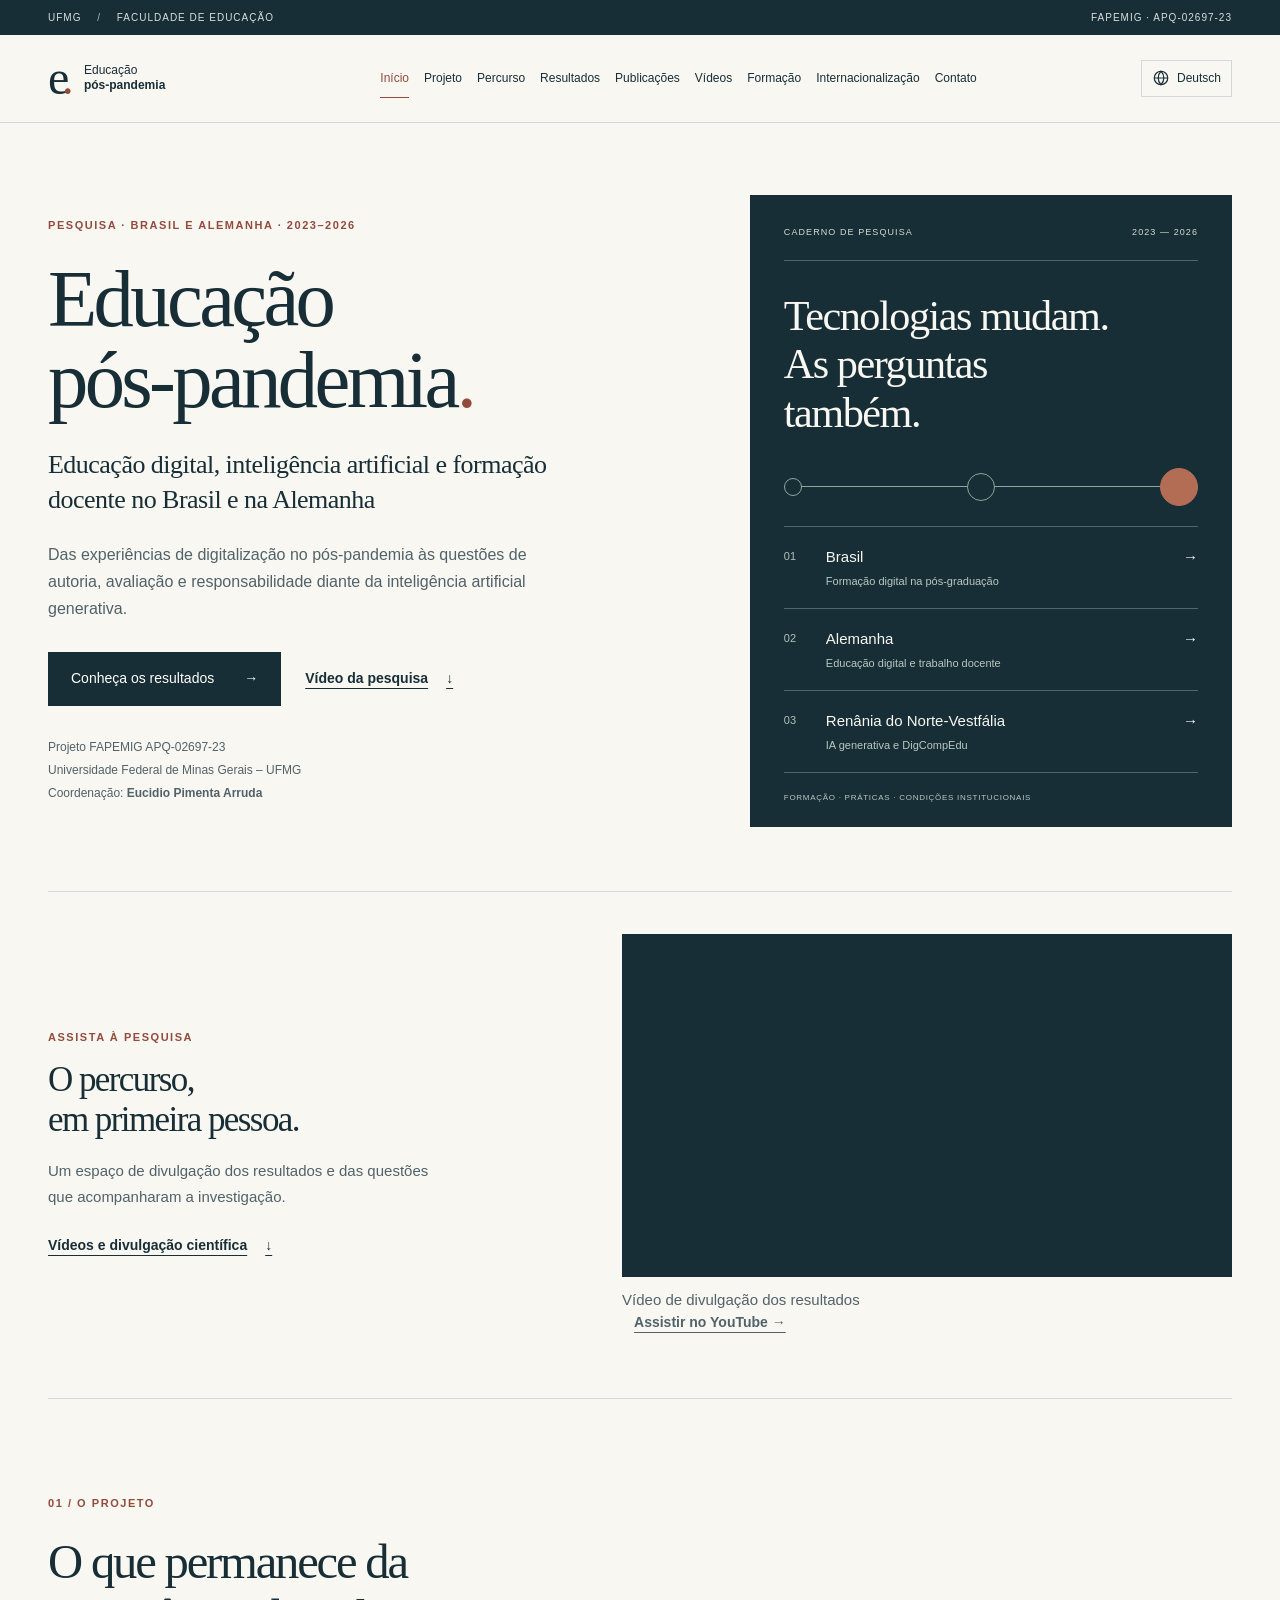
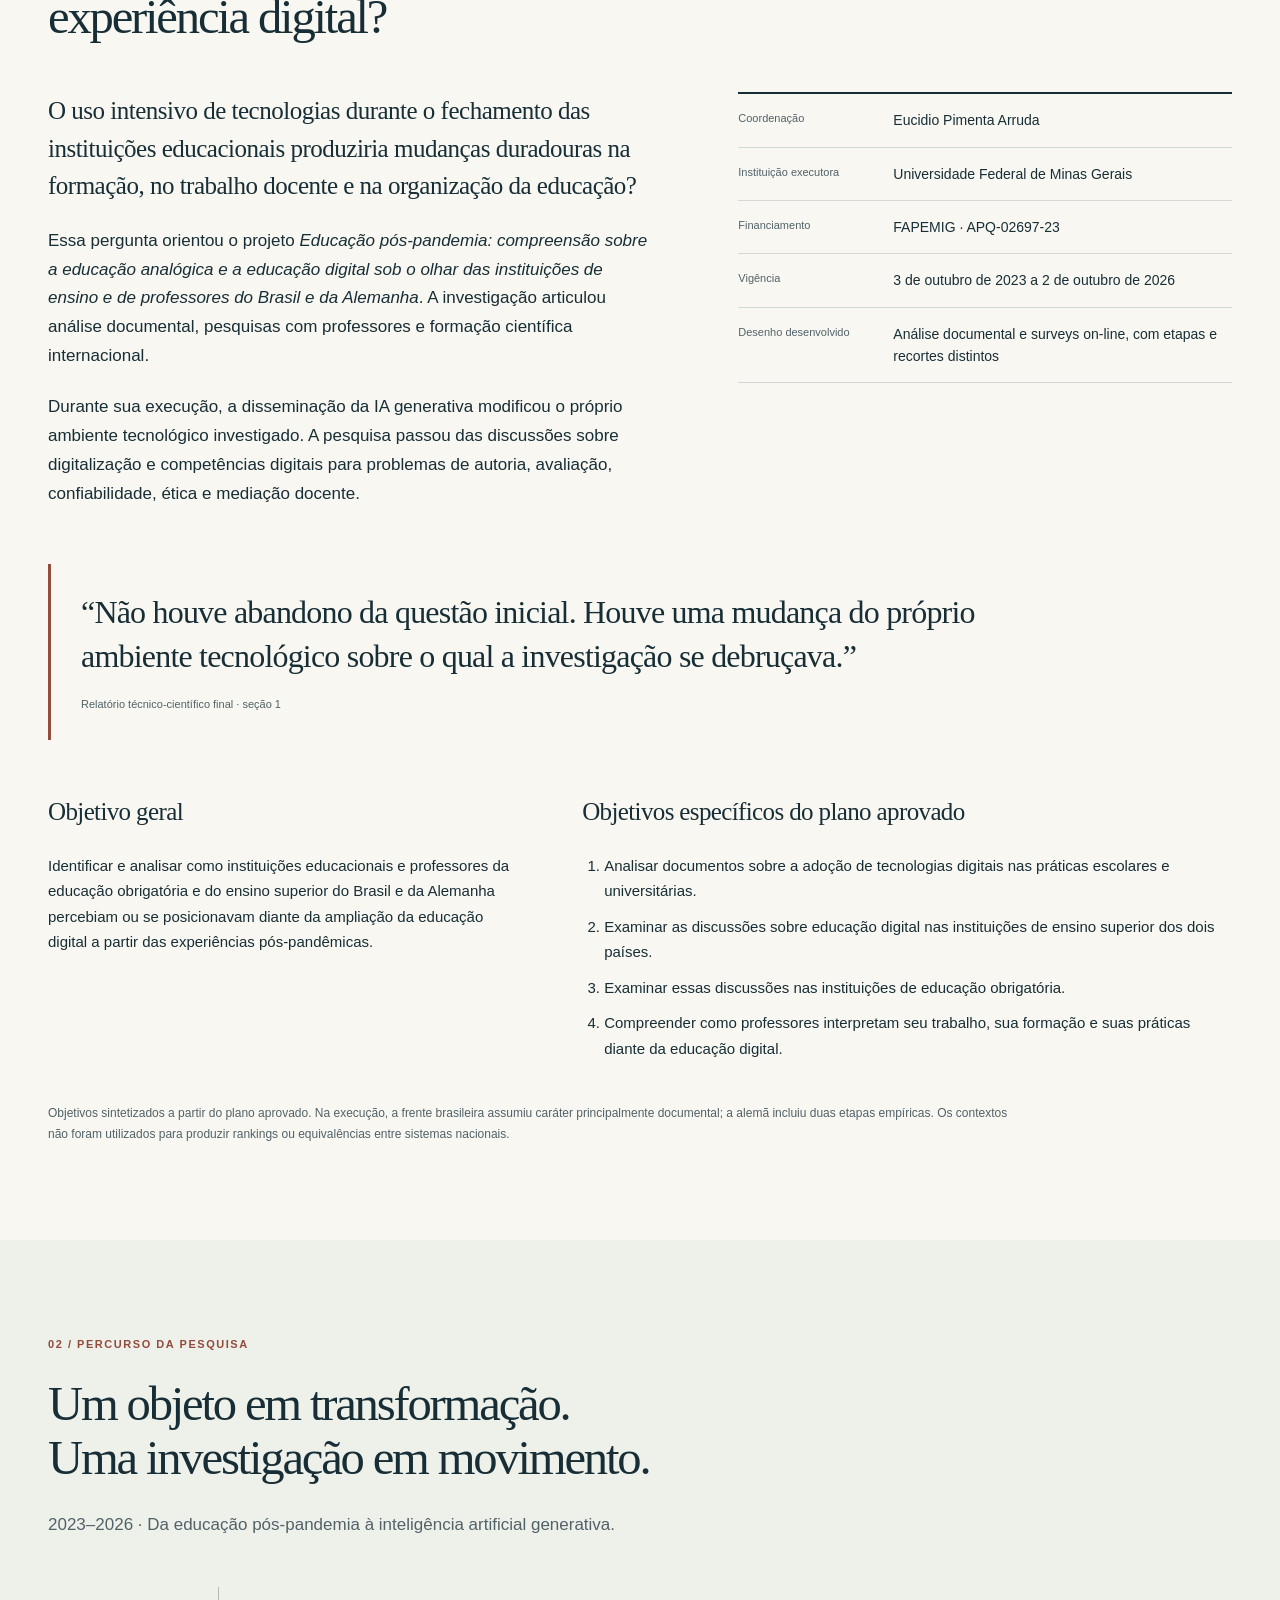
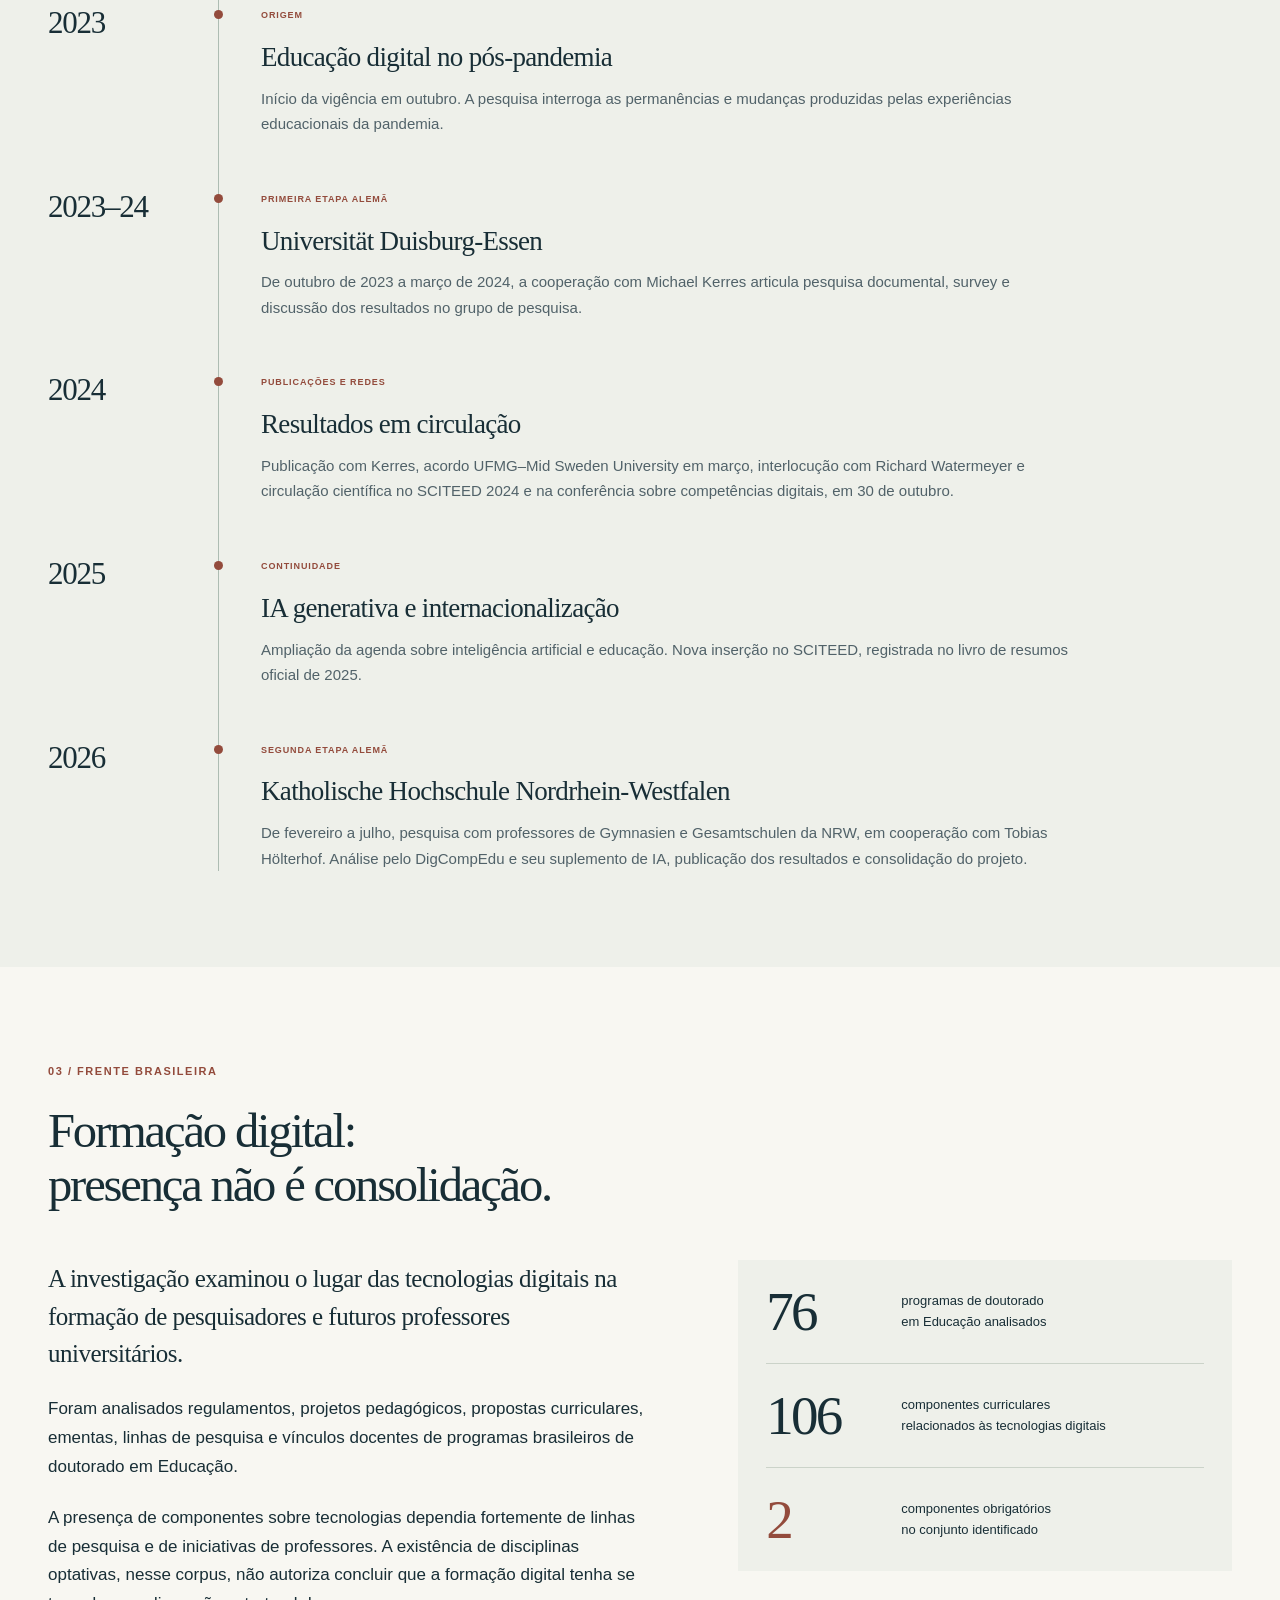
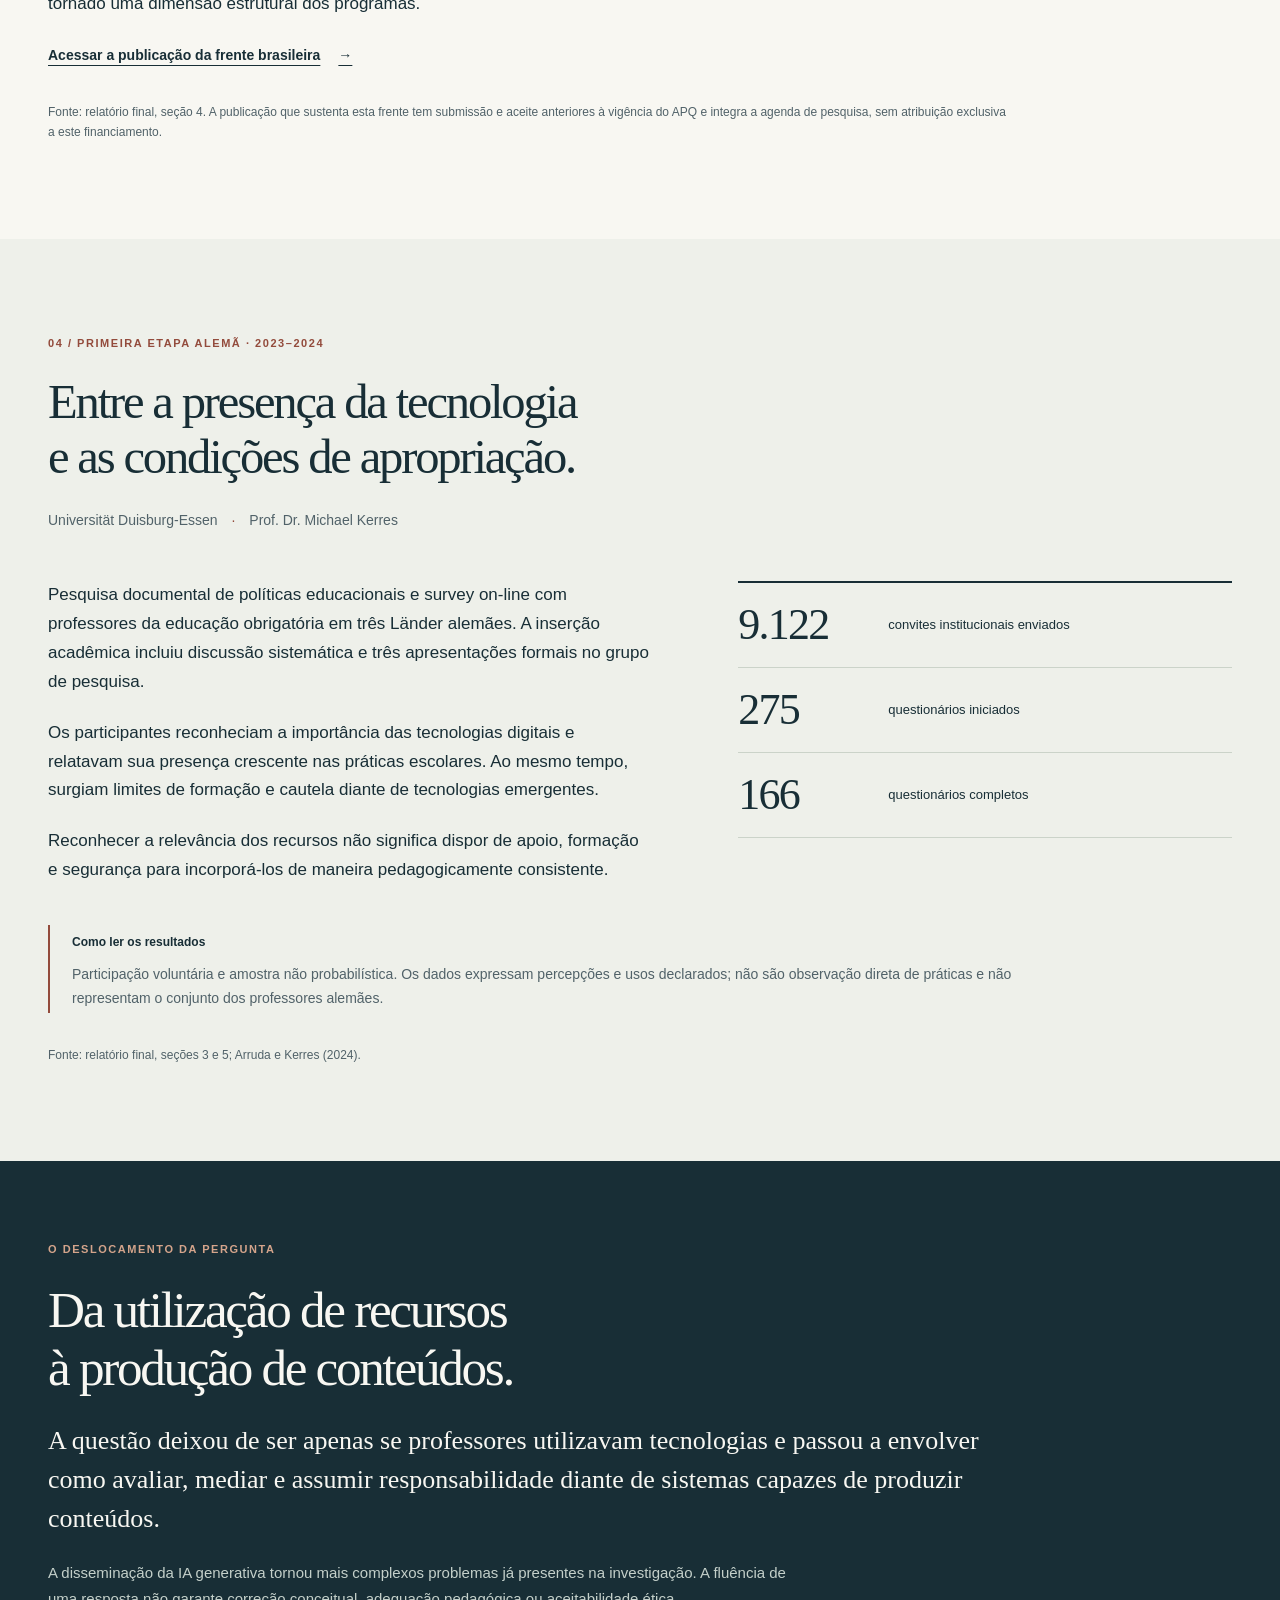
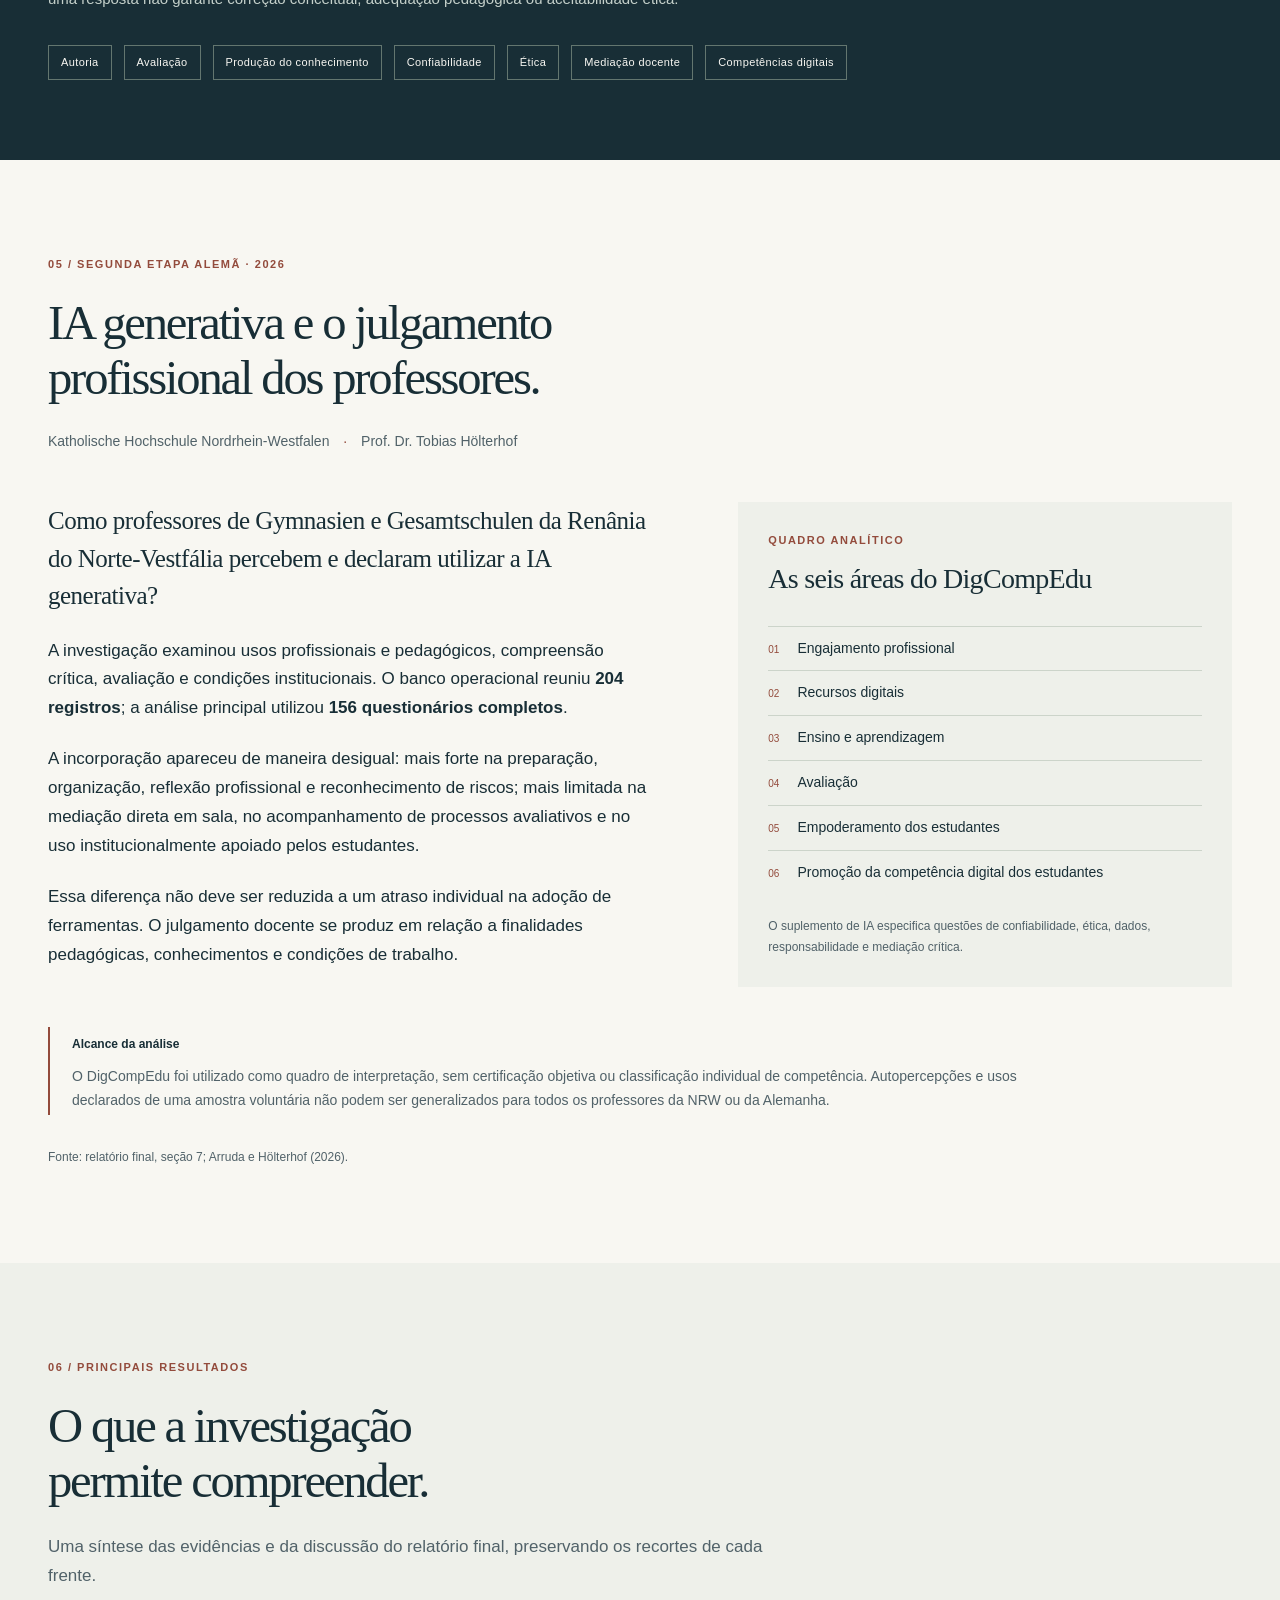
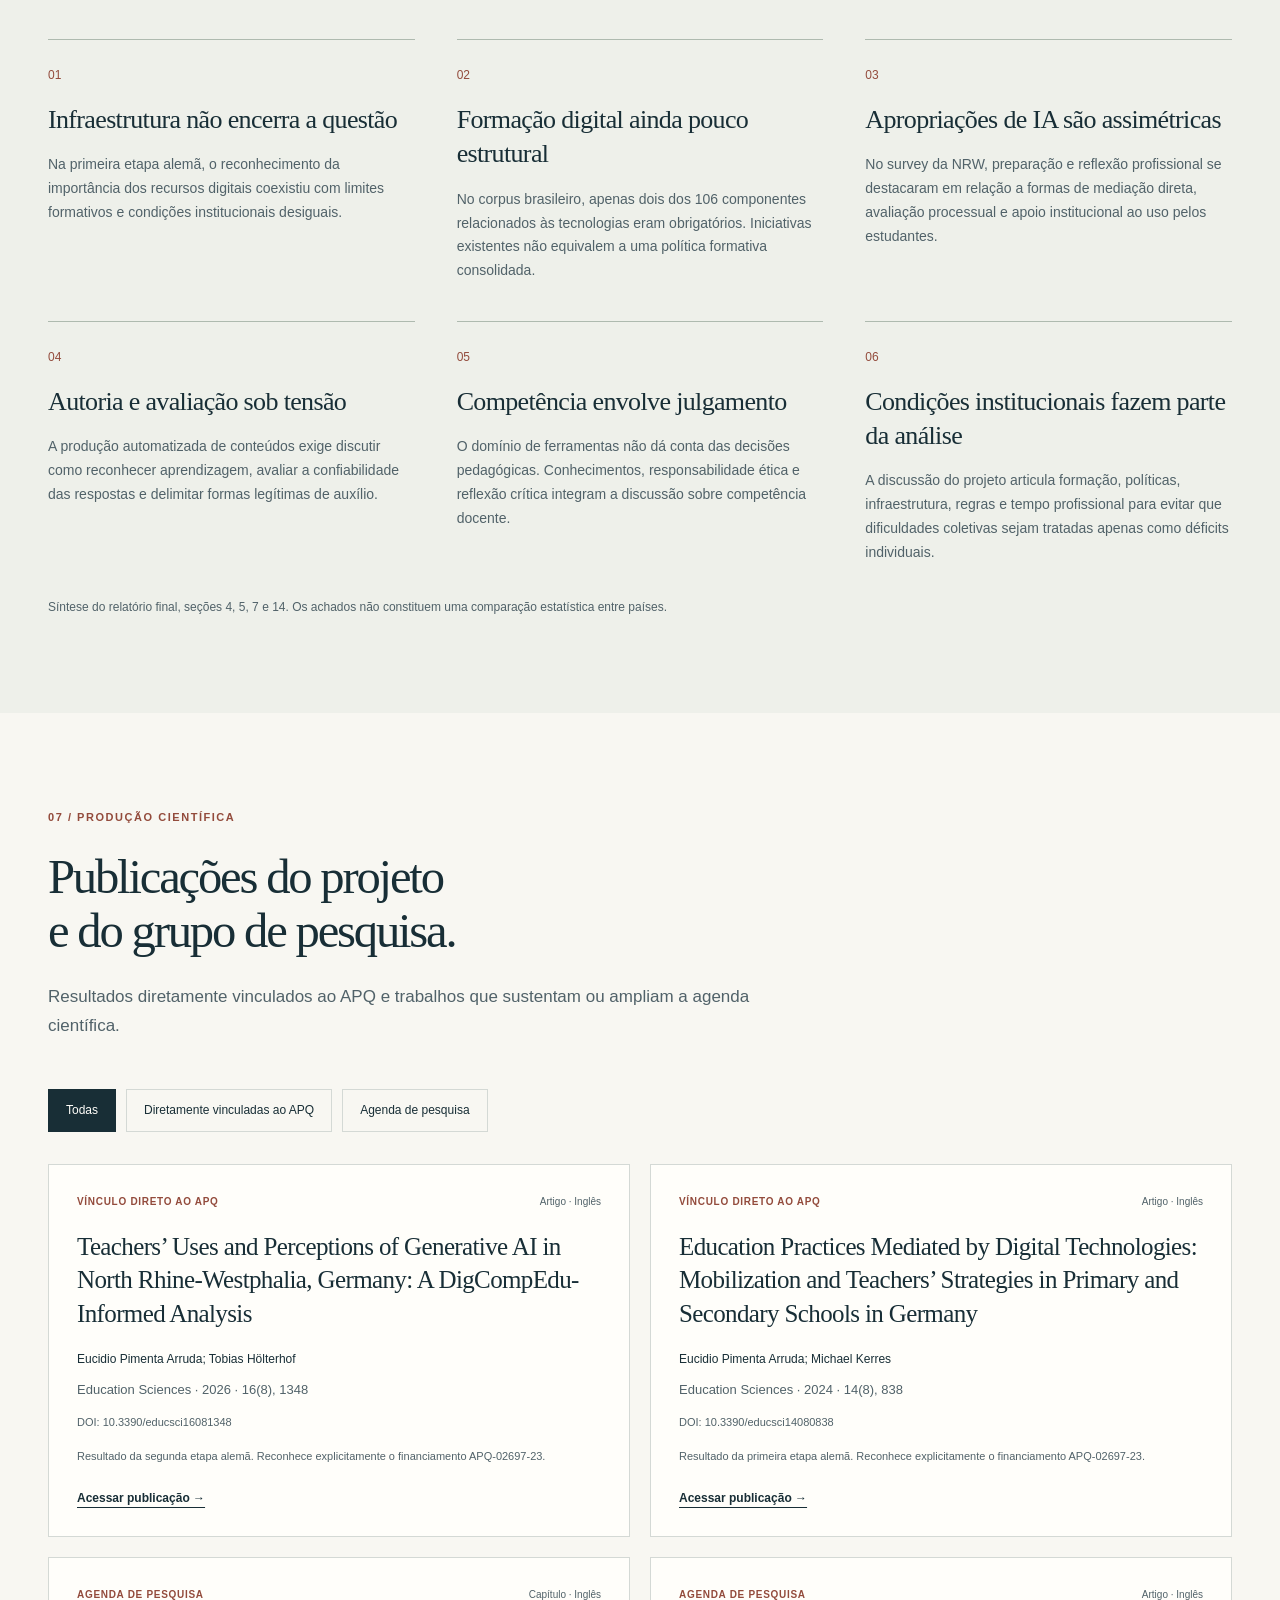
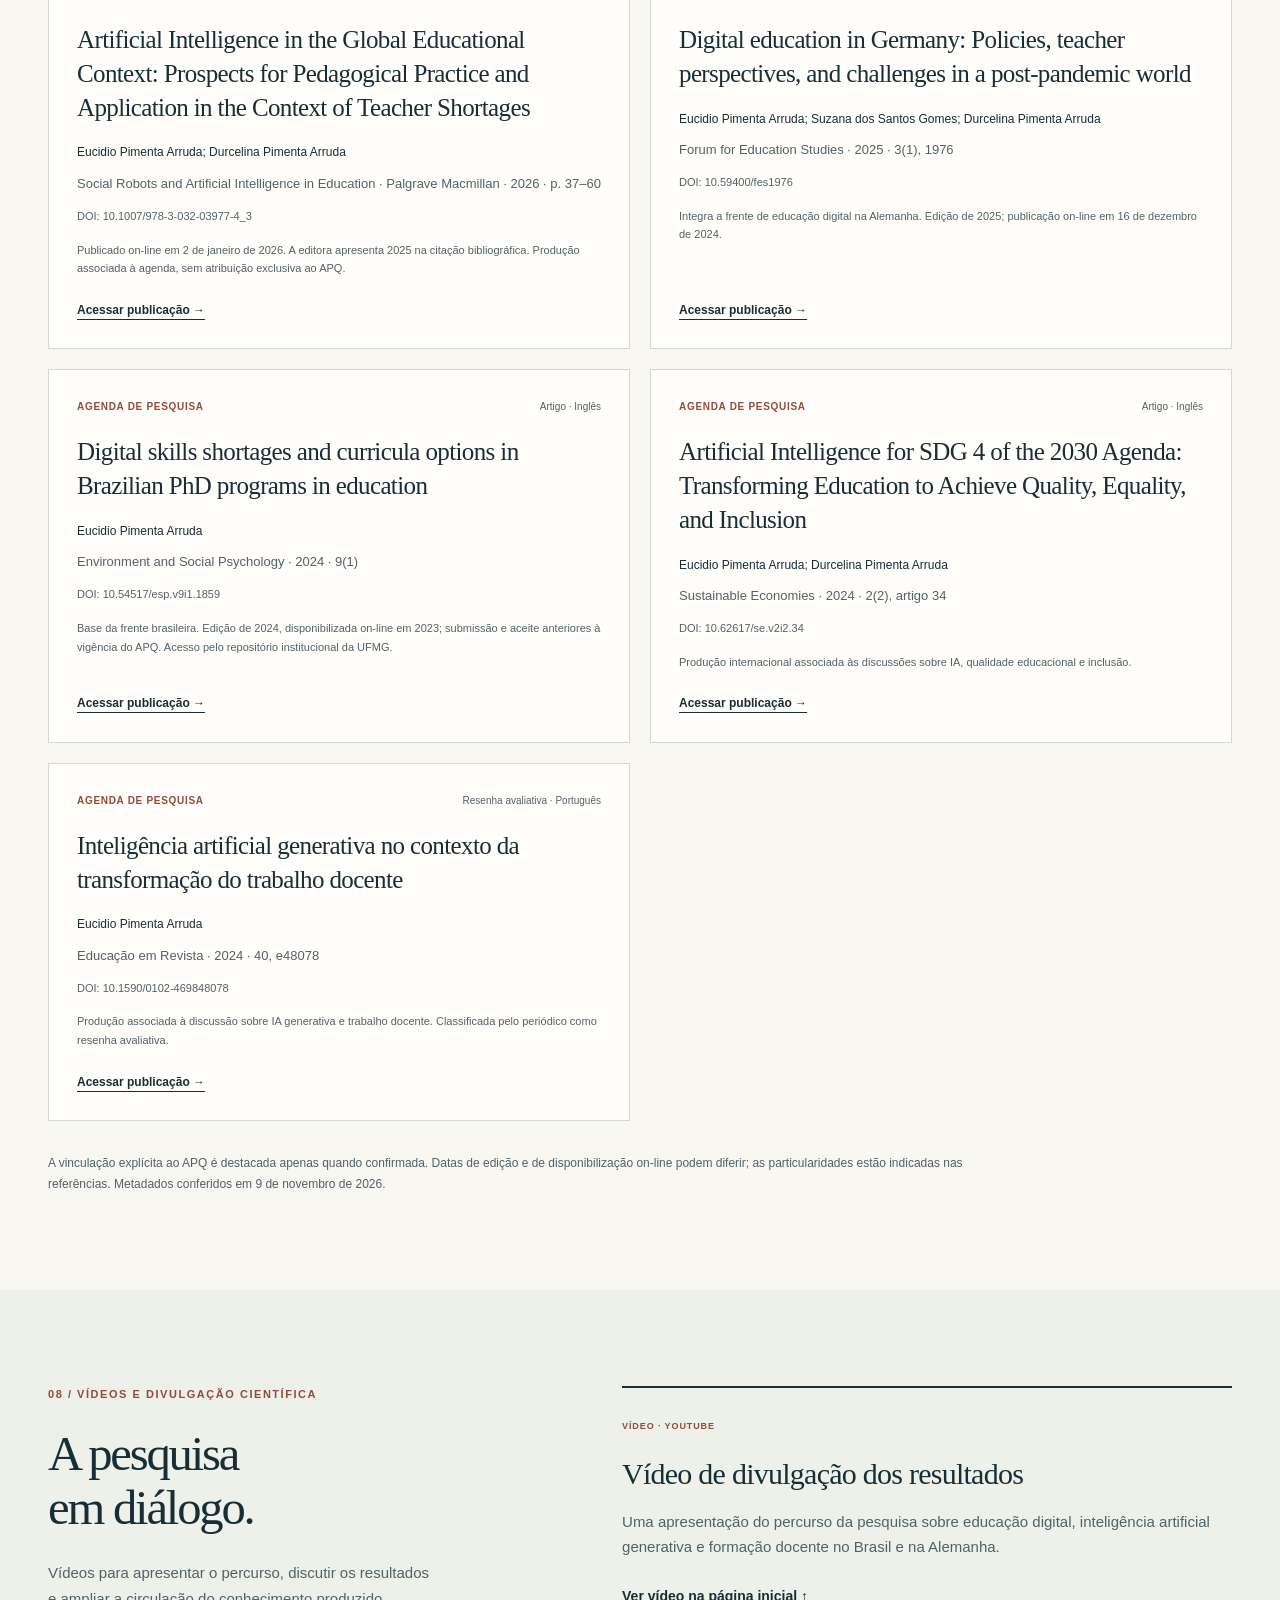
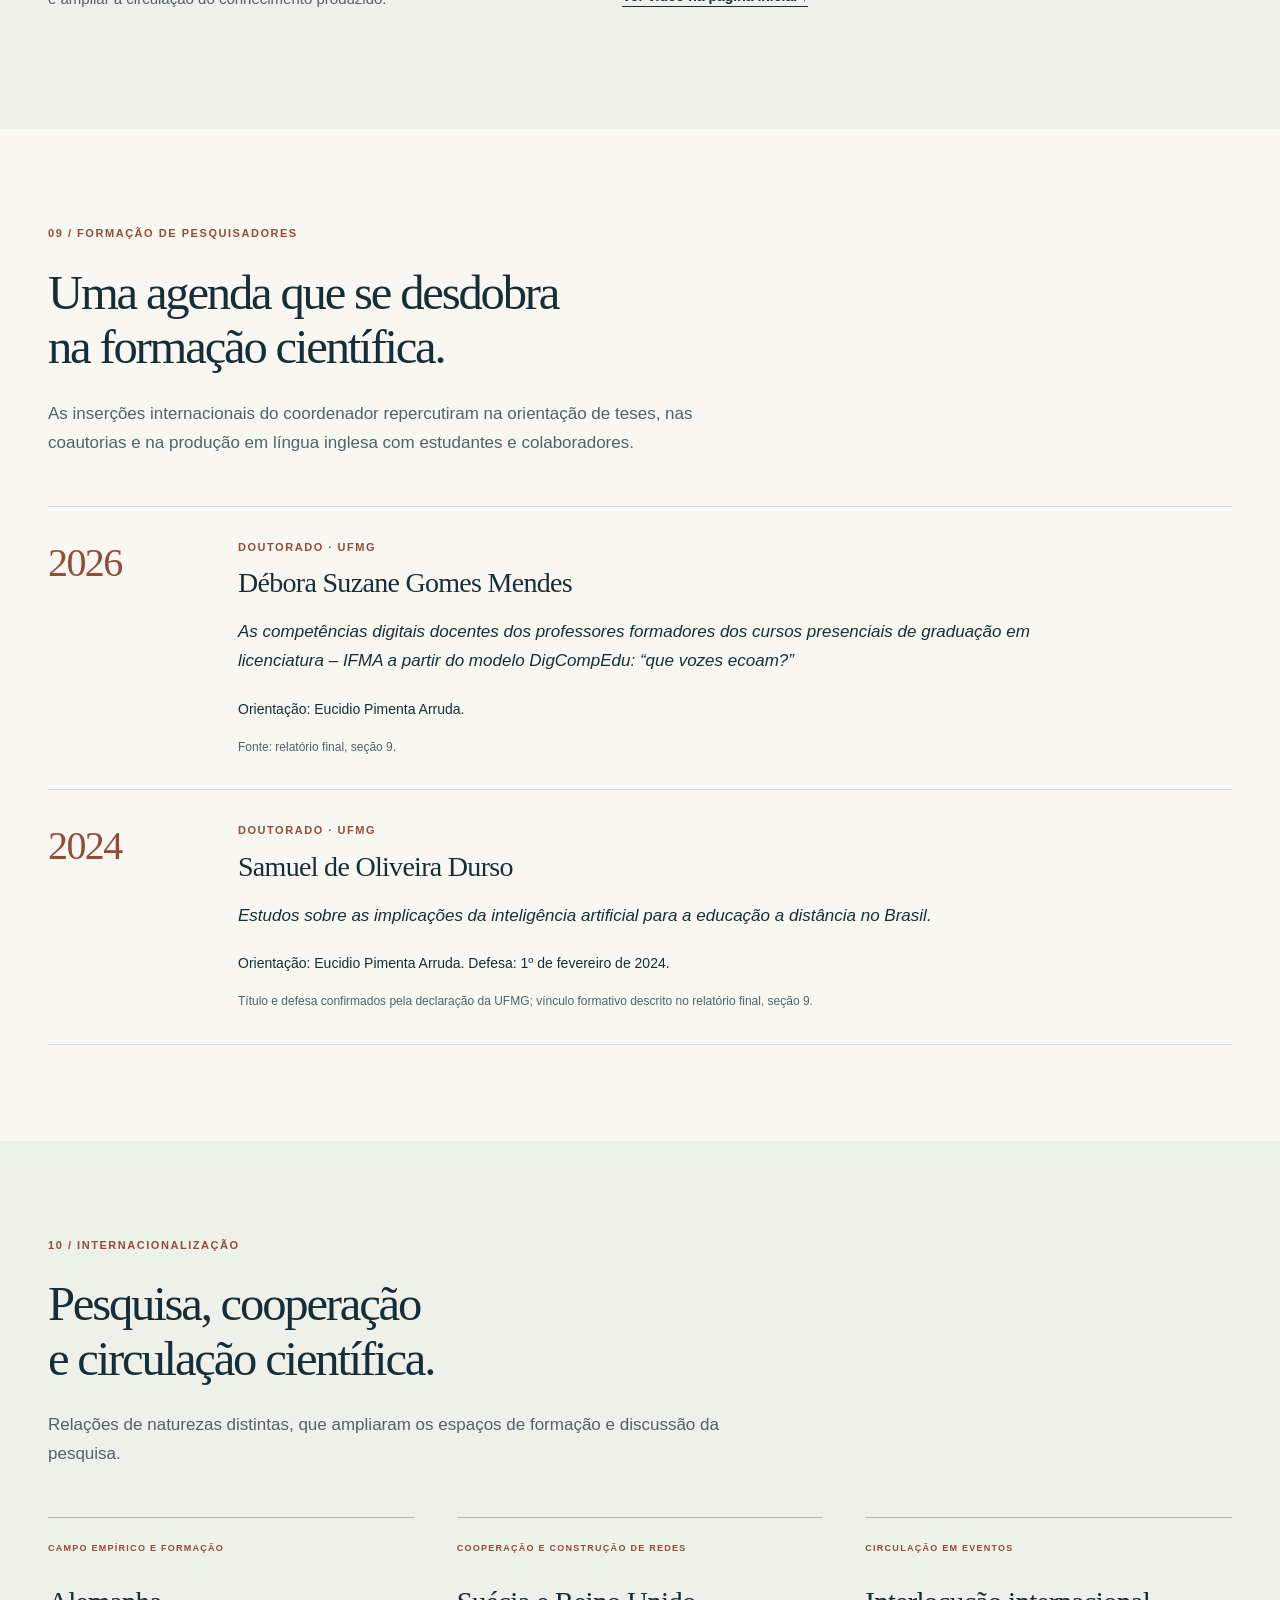
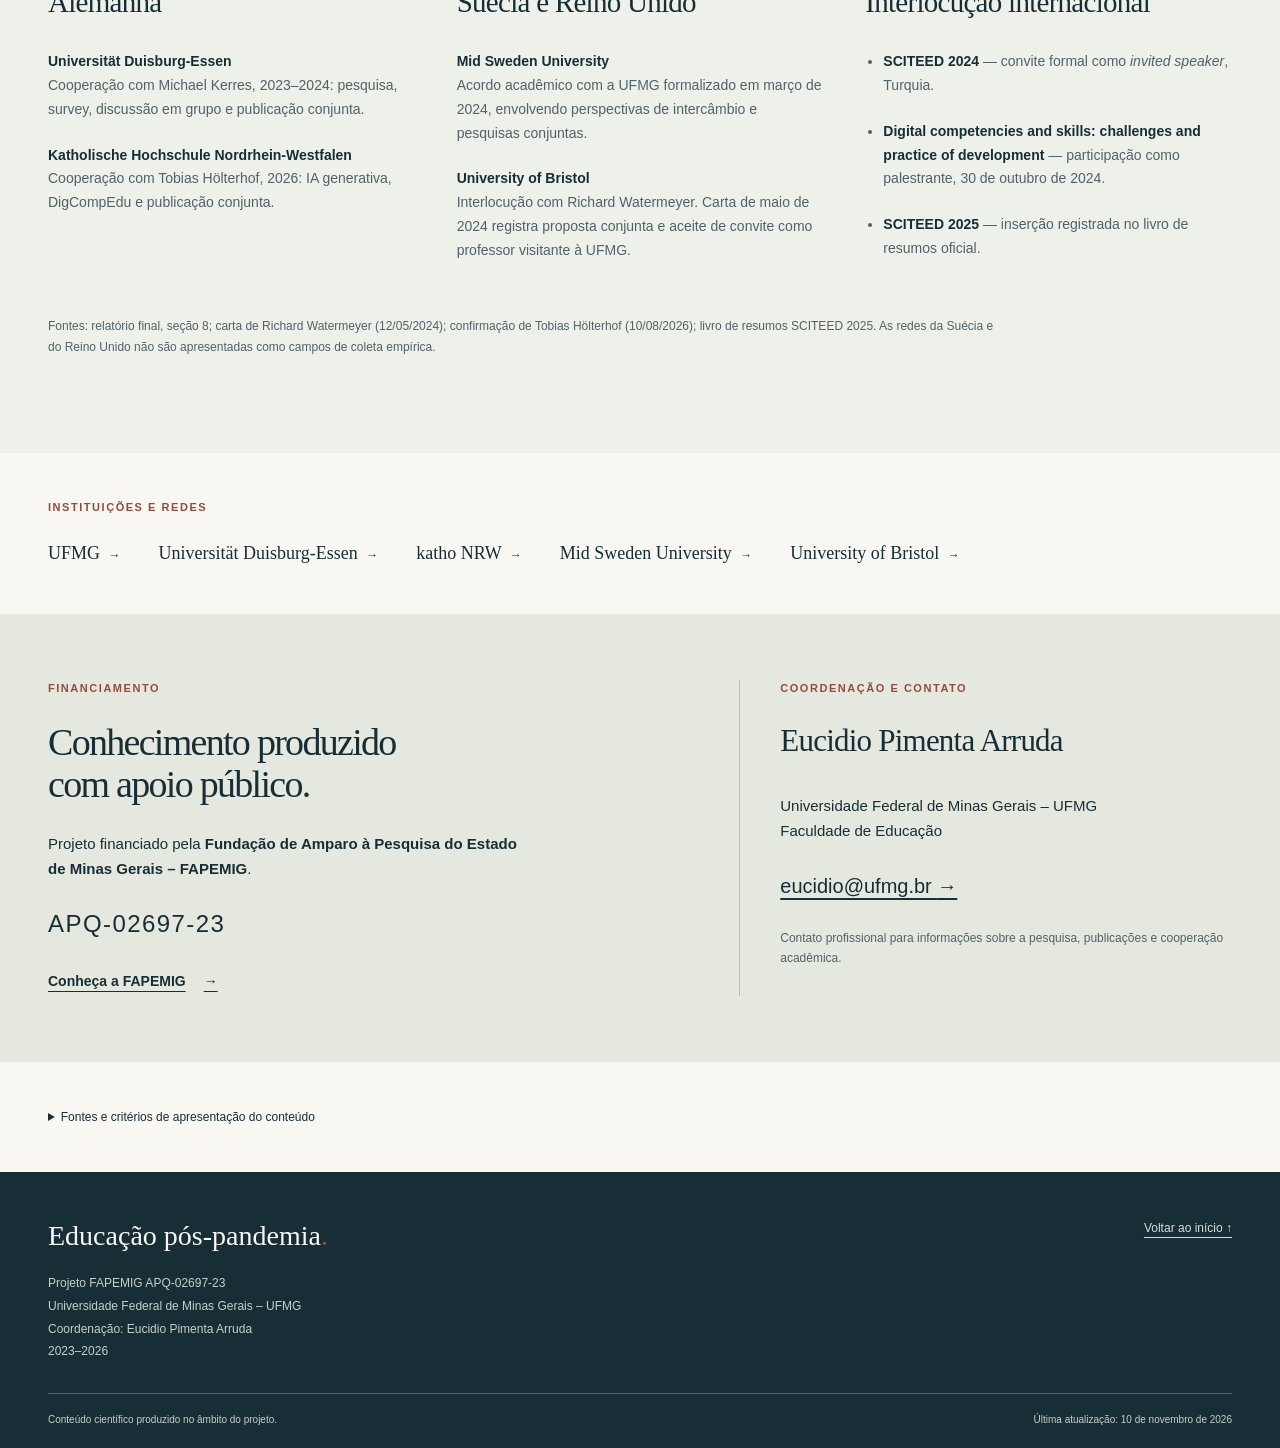
<file: index.html>
<!doctype html>
<html lang="pt-BR">
<head>
<meta charset="utf-8"><meta name="viewport" content="width=device-width, initial-scale=1">
<title>Educação pós-pandemia | Pesquisa UFMG · FAPEMIG APQ-02697-23</title>
<meta name="description" content="Resultados do projeto FAPEMIG APQ-02697-23 sobre educação digital, inteligência artificial generativa, competências digitais e formação docente no Brasil e na Alemanha.">
<meta name="author" content="Eucidio Pimenta Arruda"><meta name="theme-color" content="#182e36">
<meta property="og:type" content="website"><meta property="og:locale" content="pt_BR"><meta property="og:title" content="Educação pós-pandemia · Brasil e Alemanha"><meta property="og:description" content="Educação digital, inteligência artificial e formação docente. Resultados do projeto UFMG · FAPEMIG APQ-02697-23, 2023–2026.">
<link rel="icon" type="image/svg+xml" href="assets/favicon.svg"><link rel="stylesheet" href="styles.css">
<script src="dados.js?v=20261110" defer></script><script src="script.js" defer></script>
<script type="application/ld+json">{"@context":"https://schema.org","@type":"ResearchProject","name":"Educação pós-pandemia: compreensão sobre a educação analógica e a educação digital sob o olhar das instituições de ensino e de professores do Brasil e da Alemanha","identifier":"APQ-02697-23","startDate":"2023-10-03","endDate":"2026-10-02","description":"Pesquisa sobre educação digital, inteligência artificial generativa e formação docente no Brasil e na Alemanha.","funder":{"@type":"Organization","name":"Fundação de Amparo à Pesquisa do Estado de Minas Gerais – FAPEMIG"},"parentOrganization":{"@type":"CollegeOrUniversity","name":"Universidade Federal de Minas Gerais – UFMG"},"member":{"@type":"Person","name":"Eucidio Pimenta Arruda"}}</script>
<link rel="alternate" hreflang="pt-BR" href="https://eucidioarruda.github.io/educacao-pos-pandemia/index.html"><link rel="alternate" hreflang="de" href="https://eucidioarruda.github.io/educacao-pos-pandemia/de.html"><link rel="alternate" hreflang="x-default" href="https://eucidioarruda.github.io/educacao-pos-pandemia/index.html"></head>
<body>
<a class="skip" href="#conteudo">Pular para o conteúdo</a>
<header class="header">
 <div class="institutional"><div class="wrap institutional-inner"><span>UFMG <span class="divider">/</span> FACULDADE DE EDUCAÇÃO</span><span>FAPEMIG · APQ-02697-23</span></div></div>
 <div class="wrap navigation"><a class="brand" href="#inicio" aria-label="Educação pós-pandemia, início"><span class="brand-symbol" aria-hidden="true">e<span>.</span></span><span>Educação<br> <strong>pós-pandemia</strong></span></a>
 <a class="language-switch" href="de.html" lang="de" hreflang="de" aria-label="Mudar para a versão em alemão"><svg viewbox="0 0 24 24" width="18" height="18" fill="none" stroke="currentColor" stroke-width="1.6" aria-hidden="true"><circle cx="12" cy="12" r="9"></circle><path d="M3 12h18M12 3c5 5 5 13 0 18-5-5-5-13 0-18Z"></path></svg><span>Deutsch</span></a><button class="menu-toggle" aria-controls="menu" aria-expanded="false" hidden>Menu <span aria-hidden="true">☰</span></button>
 <nav id="menu" aria-label="Navegação principal"><a href="#inicio">Início</a><a href="#projeto">Projeto</a><a href="#percurso">Percurso</a><a href="#resultados">Resultados</a><a href="#publicacoes">Publicações</a><a href="#videos">Vídeos</a><a href="#formacao">Formação</a><a href="#internacionalizacao">Internacionalização</a><a href="#contato">Contato</a></nav></div>
</header>
<main id="conteudo">
<section id="inicio" class="hero wrap">
 <div class="hero-copy"><p class="eyebrow">PESQUISA · BRASIL E ALEMANHA · 2023–2026</p><h1>Educação<br> pós-pandemia<span class="accent">.</span></h1><p class="hero-subtitle">Educação digital, inteligência artificial e formação docente no Brasil e na Alemanha</p><p class="hero-intro">Das experiências de digitalização no pós-pandemia às questões de autoria, avaliação e responsabilidade diante da inteligência artificial generativa.</p><div class="hero-actions"><a class="button" href="#resultados">Conheça os resultados <span aria-hidden="true">→</span></a><a class="text-link" href="#video-principal">Vídeo da pesquisa <span aria-hidden="true">↓</span></a></div><p class="hero-credit">Projeto FAPEMIG APQ-02697-23<br> Universidade Federal de Minas Gerais – UFMG<br> Coordenação: <strong>Eucidio Pimenta Arruda</strong></p></div>
 <aside class="research-cover" aria-label="Três frentes de investigação"><div class="cover-top"><span>CADERNO DE PESQUISA</span><span>2023 — 2026</span></div><p class="cover-title">Tecnologias mudam.<br> As perguntas<br> também.</p><div class="cover-line" aria-hidden="true"><span></span><span></span><span></span></div><a href="#brasil"><span class="cover-number">01</span><span>Brasil<small>Formação digital na pós-graduação</small></span><span aria-hidden="true">→</span></a><a href="#alemanha-digital"><span class="cover-number">02</span><span>Alemanha<small>Educação digital e trabalho docente</small></span><span aria-hidden="true">→</span></a><a href="#alemanha-ia"><span class="cover-number">03</span><span>Renânia do Norte-Vestfália<small>IA generativa e DigCompEdu</small></span><span aria-hidden="true">→</span></a><div class="cover-bottom">FORMAÇÃO · PRÁTICAS · CONDIÇÕES INSTITUCIONAIS</div></aside>
</section>
<!-- VÍDEO PRINCIPAL FIXADO NA ABERTURA. Cole o link definitivo em dados.js > videos[0].url. -->
<section id="video-principal" class="featured-video wrap" aria-labelledby="video-title"><div><p class="eyebrow">ASSISTA À PESQUISA</p><h2 id="video-title">O percurso,<br> em primeira pessoa.</h2><p>Um espaço de divulgação dos resultados e das questões que acompanharam a investigação.</p><a class="text-link" href="#videos">Vídeos e divulgação científica <span aria-hidden="true">↓</span></a></div><div id="featured-player" class="video-slot"><div class="player"><iframe src="https://www.youtube-nocookie.com/embed/KfOsAgxaTik" title="Vídeo de divulgação dos resultados" loading="lazy" referrerpolicy="strict-origin-when-cross-origin" allow="accelerometer; autoplay; clipboard-write; encrypted-media; gyroscope; picture-in-picture; web-share" allowfullscreen></iframe></div><p class="video-caption">Vídeo de divulgação dos resultados · <a href="https://youtu.be/KfOsAgxaTik" target="_blank" rel="noopener noreferrer">Assistir no YouTube</a></p></div></section>
<section id="projeto" class="section wrap">
 <div class="section-heading"><p class="eyebrow">01 / O PROJETO</p><h2>O que permanece da<br> experiência digital?</h2></div>
 <div class="split"><div class="prose"><p class="lead">O uso intensivo de tecnologias durante o fechamento das instituições educacionais produziria mudanças duradouras na formação, no trabalho docente e na organização da educação?</p><p>Essa pergunta orientou o projeto <em>Educação pós-pandemia: compreensão sobre a educação analógica e a educação digital sob o olhar das instituições de ensino e de professores do Brasil e da Alemanha</em>. A investigação articulou análise documental, pesquisas com professores e formação científica internacional.</p><p>Durante sua execução, a disseminação da IA generativa modificou o próprio ambiente tecnológico investigado. A pesquisa passou das discussões sobre digitalização e competências digitais para problemas de autoria, avaliação, confiabilidade, ética e mediação docente.</p></div><div class="project-facts"><dl><div><dt>Coordenação</dt><dd>Eucidio Pimenta Arruda</dd></div><div><dt>Instituição executora</dt><dd>Universidade Federal de Minas Gerais</dd></div><div><dt>Financiamento</dt><dd>FAPEMIG · APQ-02697-23</dd></div><div><dt>Vigência</dt><dd>3 de outubro de 2023 a 2 de outubro de 2026</dd></div><div><dt>Desenho desenvolvido</dt><dd>Análise documental e surveys on-line, com etapas e recortes distintos</dd></div></dl></div></div>
 <blockquote>“Não houve abandono da questão inicial. Houve uma mudança do próprio ambiente tecnológico sobre o qual a investigação se debruçava.”<cite>Relatório técnico-científico final · seção 1</cite></blockquote>
 <div class="objectives"><div><h3>Objetivo geral</h3><p>Identificar e analisar como instituições educacionais e professores da educação obrigatória e do ensino superior do Brasil e da Alemanha percebiam ou se posicionavam diante da ampliação da educação digital a partir das experiências pós-pandêmicas.</p></div><div><h3>Objetivos específicos do plano aprovado</h3><ol><li>Analisar documentos sobre a adoção de tecnologias digitais nas práticas escolares e universitárias.</li><li>Examinar as discussões sobre educação digital nas instituições de ensino superior dos dois países.</li><li>Examinar essas discussões nas instituições de educação obrigatória.</li><li>Compreender como professores interpretam seu trabalho, sua formação e suas práticas diante da educação digital.</li></ol></div></div>
 <p class="source-note">Objetivos sintetizados a partir do plano aprovado. Na execução, a frente brasileira assumiu caráter principalmente documental; a alemã incluiu duas etapas empíricas. Os contextos não foram utilizados para produzir rankings ou equivalências entre sistemas nacionais.</p>
</section>
<section id="percurso" class="section tint"><div class="wrap"><div class="section-heading"><p class="eyebrow">02 / PERCURSO DA PESQUISA</p><h2>Um objeto em transformação.<br> Uma investigação em movimento.</h2><p>2023–2026 · Da educação pós-pandemia à inteligência artificial generativa.</p></div>
<ol class="timeline"><li><span class="timeline-date">2023</span><div><span class="tag">ORIGEM</span><h3>Educação digital no pós-pandemia</h3><p>Início da vigência em outubro. A pesquisa interroga as permanências e mudanças produzidas pelas experiências educacionais da pandemia.</p></div></li><li><span class="timeline-date">2023–24</span><div><span class="tag">PRIMEIRA ETAPA ALEMÃ</span><h3>Universität Duisburg-Essen</h3><p>De outubro de 2023 a março de 2024, a cooperação com Michael Kerres articula pesquisa documental, survey e discussão dos resultados no grupo de pesquisa.</p></div></li><li><span class="timeline-date">2024</span><div><span class="tag">PUBLICAÇÕES E REDES</span><h3>Resultados em circulação</h3><p>Publicação com Kerres, acordo UFMG–Mid Sweden University em março, interlocução com Richard Watermeyer e circulação científica no SCITEED 2024 e na conferência sobre competências digitais, em 30 de outubro.</p></div></li><li><span class="timeline-date">2025</span><div><span class="tag">CONTINUIDADE</span><h3>IA generativa e internacionalização</h3><p>Ampliação da agenda sobre inteligência artificial e educação. Nova inserção no SCITEED, registrada no livro de resumos oficial de 2025.</p></div></li><li><span class="timeline-date">2026</span><div><span class="tag">SEGUNDA ETAPA ALEMÃ</span><h3>Katholische Hochschule Nordrhein-Westfalen</h3><p>De fevereiro a julho, pesquisa com professores de Gymnasien e Gesamtschulen da NRW, em cooperação com Tobias Hölterhof. Análise pelo DigCompEdu e seu suplemento de IA, publicação dos resultados e consolidação do projeto.</p></div></li></ol>
</div></section>
<section id="brasil" class="section wrap research-section"><div class="section-heading"><p class="eyebrow">03 / FRENTE BRASILEIRA</p><h2>Formação digital:<br> presença não é consolidação.</h2></div><div class="split"><div class="prose"><p class="lead">A investigação examinou o lugar das tecnologias digitais na formação de pesquisadores e futuros professores universitários.</p><p>Foram analisados regulamentos, projetos pedagógicos, propostas curriculares, ementas, linhas de pesquisa e vínculos docentes de programas brasileiros de doutorado em Educação.</p><p>A presença de componentes sobre tecnologias dependia fortemente de linhas de pesquisa e de iniciativas de professores. A existência de disciplinas optativas, nesse corpus, não autoriza concluir que a formação digital tenha se tornado uma dimensão estrutural dos programas.</p><a class="text-link" href="https://repositorio.ufmg.br/handle/1843/77615" target="_blank" rel="noopener noreferrer">Acessar a publicação da frente brasileira <span aria-hidden="true">→</span></a></div><div class="stats-panel"><div class="stat"><strong>76</strong><span>programas de doutorado<br> em Educação analisados</span></div><div class="stat"><strong>106</strong><span>componentes curriculares<br> relacionados às tecnologias digitais</span></div><div class="stat accent-stat"><strong>2</strong><span>componentes obrigatórios<br> no conjunto identificado</span></div></div></div><p class="source-note">Fonte: relatório final, seção 4. A publicação que sustenta esta frente tem submissão e aceite anteriores à vigência do APQ e integra a agenda de pesquisa, sem atribuição exclusiva a este financiamento.</p></section>
<section id="alemanha-digital" class="section tint"><div class="wrap"><div class="section-heading"><p class="eyebrow">04 / PRIMEIRA ETAPA ALEMÃ · 2023–2024</p><h2>Entre a presença da tecnologia<br> e as condições de apropriação.</h2><p class="institution-line">Universität Duisburg-Essen <span>·</span> Prof. Dr. Michael Kerres</p></div><div class="split"><div class="prose"><p>Pesquisa documental de políticas educacionais e survey on-line com professores da educação obrigatória em três Länder alemães. A inserção acadêmica incluiu discussão sistemática e três apresentações formais no grupo de pesquisa.</p><p>Os participantes reconheciam a importância das tecnologias digitais e relatavam sua presença crescente nas práticas escolares. Ao mesmo tempo, surgiam limites de formação e cautela diante de tecnologias emergentes.</p><p>Reconhecer a relevância dos recursos não significa dispor de apoio, formação e segurança para incorporá-los de maneira pedagogicamente consistente.</p></div><div class="survey-figures"><div><strong>9.122</strong><span>convites institucionais enviados</span></div><div><strong>275</strong><span>questionários iniciados</span></div><div><strong>166</strong><span>questionários completos</span></div></div></div><div class="method-note"><strong>Como ler os resultados</strong><p>Participação voluntária e amostra não probabilística. Os dados expressam percepções e usos declarados; não são observação direta de práticas e não representam o conjunto dos professores alemães.</p></div><p class="source-note">Fonte: relatório final, seções 3 e 5; Arruda e Kerres (2024).</p></div></section>
<section class="transition"><div class="wrap"><p class="eyebrow">O DESLOCAMENTO DA PERGUNTA</p><h2>Da utilização de recursos<br> à produção de conteúdos.</h2><p class="transition-quote">A questão deixou de ser apenas se professores utilizavam tecnologias e passou a envolver como avaliar, mediar e assumir responsabilidade diante de sistemas capazes de produzir conteúdos.</p><p>A disseminação da IA generativa tornou mais complexos problemas já presentes na investigação. A fluência de uma resposta não garante correção conceitual, adequação pedagógica ou aceitabilidade ética.</p><ul class="concepts" aria-label="Questões de pesquisa"><li>Autoria</li><li>Avaliação</li><li>Produção do conhecimento</li><li>Confiabilidade</li><li>Ética</li><li>Mediação docente</li><li>Competências digitais</li></ul></div></section>
<section id="alemanha-ia" class="section wrap"><div class="section-heading"><p class="eyebrow">05 / SEGUNDA ETAPA ALEMÃ · 2026</p><h2>IA generativa e o julgamento<br> profissional dos professores.</h2><p class="institution-line">Katholische Hochschule Nordrhein-Westfalen <span>·</span> Prof. Dr. Tobias Hölterhof</p></div><div class="split"><div class="prose"><p class="lead">Como professores de Gymnasien e Gesamtschulen da Renânia do Norte-Vestfália percebem e declaram utilizar a IA generativa?</p><p>A investigação examinou usos profissionais e pedagógicos, compreensão crítica, avaliação e condições institucionais. O banco operacional reuniu <strong>204 registros</strong>; a análise principal utilizou <strong>156 questionários completos</strong>.</p><p>A incorporação apareceu de maneira desigual: mais forte na preparação, organização, reflexão profissional e reconhecimento de riscos; mais limitada na mediação direta em sala, no acompanhamento de processos avaliativos e no uso institucionalmente apoiado pelos estudantes.</p><p>Essa diferença não deve ser reduzida a um atraso individual na adoção de ferramentas. O julgamento docente se produz em relação a finalidades pedagógicas, conhecimentos e condições de trabalho.</p></div><aside class="framework"><p class="eyebrow">QUADRO ANALÍTICO</p><h3>As seis áreas do DigCompEdu</h3><ol><li>Engajamento profissional</li><li>Recursos digitais</li><li>Ensino e aprendizagem</li><li>Avaliação</li><li>Empoderamento dos estudantes</li><li>Promoção da competência digital dos estudantes</li></ol><p>O suplemento de IA especifica questões de confiabilidade, ética, dados, responsabilidade e mediação crítica.</p></aside></div><div class="method-note"><strong>Alcance da análise</strong><p>O DigCompEdu foi utilizado como quadro de interpretação, sem certificação objetiva ou classificação individual de competência. Autopercepções e usos declarados de uma amostra voluntária não podem ser generalizados para todos os professores da NRW ou da Alemanha.</p></div><p class="source-note">Fonte: relatório final, seção 7; Arruda e Hölterhof (2026).</p></section>
<section id="resultados" class="section tint"><div class="wrap"><div class="section-heading"><p class="eyebrow">06 / PRINCIPAIS RESULTADOS</p><h2>O que a investigação<br> permite compreender.</h2><p>Uma síntese das evidências e da discussão do relatório final, preservando os recortes de cada frente.</p></div><div class="findings"><article><span>01</span><h3>Infraestrutura não encerra a questão</h3><p>Na primeira etapa alemã, o reconhecimento da importância dos recursos digitais coexistiu com limites formativos e condições institucionais desiguais.</p></article><article><span>02</span><h3>Formação digital ainda pouco estrutural</h3><p>No corpus brasileiro, apenas dois dos 106 componentes relacionados às tecnologias eram obrigatórios. Iniciativas existentes não equivalem a uma política formativa consolidada.</p></article><article><span>03</span><h3>Apropriações de IA são assimétricas</h3><p>No survey da NRW, preparação e reflexão profissional se destacaram em relação a formas de mediação direta, avaliação processual e apoio institucional ao uso pelos estudantes.</p></article><article><span>04</span><h3>Autoria e avaliação sob tensão</h3><p>A produção automatizada de conteúdos exige discutir como reconhecer aprendizagem, avaliar a confiabilidade das respostas e delimitar formas legítimas de auxílio.</p></article><article><span>05</span><h3>Competência envolve julgamento</h3><p>O domínio de ferramentas não dá conta das decisões pedagógicas. Conhecimentos, responsabilidade ética e reflexão crítica integram a discussão sobre competência docente.</p></article><article><span>06</span><h3>Condições institucionais fazem parte da análise</h3><p>A discussão do projeto articula formação, políticas, infraestrutura, regras e tempo profissional para evitar que dificuldades coletivas sejam tratadas apenas como déficits individuais.</p></article></div><p class="source-note">Síntese do relatório final, seções 4, 5, 7 e 14. Os achados não constituem uma comparação estatística entre países.</p></div></section>
<section id="publicacoes" class="section wrap"><div class="section-heading"><p class="eyebrow">07 / PRODUÇÃO CIENTÍFICA</p><h2>Publicações do projeto<br> e do grupo de pesquisa.</h2><p>Resultados diretamente vinculados ao APQ e trabalhos que sustentam ou ampliam a agenda científica.</p></div><div id="publication-filters" class="filters" aria-label="Filtrar publicações" hidden><button type="button" data-filter="todos" aria-pressed="true">Todas</button><button type="button" data-filter="projeto" aria-pressed="false">Diretamente vinculadas ao APQ</button><button type="button" data-filter="agenda" aria-pressed="false">Agenda de pesquisa</button></div><p id="publication-count" class="sr-only" aria-live="polite"></p><div id="publication-list" class="publication-grid"><article class="publication"><div class="pub-top"><span class="pub-group">VÍNCULO DIRETO AO APQ</span><span>Artigo · Inglês</span></div><h3 lang="en">Teachers’ Uses and Perceptions of Generative AI in North Rhine-Westphalia, Germany: A DigCompEdu-Informed Analysis</h3><p class="pub-authors">Eucidio Pimenta Arruda; Tobias Hölterhof</p><p class="pub-venue">Education Sciences · 2026 · 16(8), 1348</p><p class="pub-doi">DOI: 10.3390/educsci16081348</p><p class="pub-note">Resultado da segunda etapa alemã. Reconhece explicitamente o financiamento APQ-02697-23.</p><a class="text-link" href="https://www.mdpi.com/2227-7102/16/8/1348" target="_blank" rel="noopener noreferrer">Acessar publicação →</a></article>
<article class="publication"><div class="pub-top"><span class="pub-group">VÍNCULO DIRETO AO APQ</span><span>Artigo · Inglês</span></div><h3 lang="en">Education Practices Mediated by Digital Technologies: Mobilization and Teachers’ Strategies in Primary and Secondary Schools in Germany</h3><p class="pub-authors">Eucidio Pimenta Arruda; Michael Kerres</p><p class="pub-venue">Education Sciences · 2024 · 14(8), 838</p><p class="pub-doi">DOI: 10.3390/educsci14080838</p><p class="pub-note">Resultado da primeira etapa alemã. Reconhece explicitamente o financiamento APQ-02697-23.</p><a class="text-link" href="https://www.mdpi.com/2227-7102/14/8/838" target="_blank" rel="noopener noreferrer">Acessar publicação →</a></article>
<article class="publication"><div class="pub-top"><span class="pub-group">AGENDA DE PESQUISA</span><span>Capítulo · Inglês</span></div><h3 lang="en">Artificial Intelligence in the Global Educational Context: Prospects for Pedagogical Practice and Application in the Context of Teacher Shortages</h3><p class="pub-authors">Eucidio Pimenta Arruda; Durcelina Pimenta Arruda</p><p class="pub-venue">Social Robots and Artificial Intelligence in Education · Palgrave Macmillan · 2026 · p. 37–60</p><p class="pub-doi">DOI: 10.1007/978-3-032-03977-4_3</p><p class="pub-note">Publicado on-line em 2 de janeiro de 2026. A editora apresenta 2025 na citação bibliográfica. Produção associada à agenda, sem atribuição exclusiva ao APQ.</p><a class="text-link" href="https://link.springer.com/chapter/10.1007/978-3-032-03977-4_3" target="_blank" rel="noopener noreferrer">Acessar publicação →</a></article>
<article class="publication"><div class="pub-top"><span class="pub-group">AGENDA DE PESQUISA</span><span>Artigo · Inglês</span></div><h3 lang="en">Digital education in Germany: Policies, teacher perspectives, and challenges in a post-pandemic world</h3><p class="pub-authors">Eucidio Pimenta Arruda; Suzana dos Santos Gomes; Durcelina Pimenta Arruda</p><p class="pub-venue">Forum for Education Studies · 2025 · 3(1), 1976</p><p class="pub-doi">DOI: 10.59400/fes1976</p><p class="pub-note">Integra a frente de educação digital na Alemanha. Edição de 2025; publicação on-line em 16 de dezembro de 2024.</p><a class="text-link" href="https://ojs.acad-pub.com/index.php/FES/article/view/1976" target="_blank" rel="noopener noreferrer">Acessar publicação →</a></article>
<article class="publication"><div class="pub-top"><span class="pub-group">AGENDA DE PESQUISA</span><span>Artigo · Inglês</span></div><h3 lang="en">Digital skills shortages and curricula options in Brazilian PhD programs in education</h3><p class="pub-authors">Eucidio Pimenta Arruda</p><p class="pub-venue">Environment and Social Psychology · 2024 · 9(1)</p><p class="pub-doi">DOI: 10.54517/esp.v9i1.1859</p><p class="pub-note">Base da frente brasileira. Edição de 2024, disponibilizada on-line em 2023; submissão e aceite anteriores à vigência do APQ. Acesso pelo repositório institucional da UFMG.</p><a class="text-link" href="https://repositorio.ufmg.br/handle/1843/77615" target="_blank" rel="noopener noreferrer">Acessar publicação →</a></article>
<article class="publication"><div class="pub-top"><span class="pub-group">AGENDA DE PESQUISA</span><span>Artigo · Inglês</span></div><h3 lang="en">Artificial Intelligence for SDG 4 of the 2030 Agenda: Transforming Education to Achieve Quality, Equality, and Inclusion</h3><p class="pub-authors">Eucidio Pimenta Arruda; Durcelina Pimenta Arruda</p><p class="pub-venue">Sustainable Economies · 2024 · 2(2), artigo 34</p><p class="pub-doi">DOI: 10.62617/se.v2i2.34</p><p class="pub-note">Produção internacional associada às discussões sobre IA, qualidade educacional e inclusão.</p><a class="text-link" href="https://ojs.sin-chn.com/index.php/SE/article/view/34" target="_blank" rel="noopener noreferrer">Acessar publicação →</a></article>
<article class="publication"><div class="pub-top"><span class="pub-group">AGENDA DE PESQUISA</span><span>Resenha avaliativa · Português</span></div><h3>Inteligência artificial generativa no contexto da transformação do trabalho docente</h3><p class="pub-authors">Eucidio Pimenta Arruda</p><p class="pub-venue">Educação em Revista · 2024 · 40, e48078</p><p class="pub-doi">DOI: 10.1590/0102-469848078</p><p class="pub-note">Produção associada à discussão sobre IA generativa e trabalho docente. Classificada pelo periódico como resenha avaliativa.</p><a class="text-link" href="https://periodicos.ufmg.br/index.php/edrevista/article/view/48078" target="_blank" rel="noopener noreferrer">Acessar publicação →</a></article></div><p class="source-note">A vinculação explícita ao APQ é destacada apenas quando confirmada. Datas de edição e de disponibilização on-line podem diferir; as particularidades estão indicadas nas referências. Metadados conferidos em 9 de novembro de 2026.</p></section>
<section id="videos" class="section tint"><div class="wrap video-section"><div><p class="eyebrow">08 / VÍDEOS E DIVULGAÇÃO CIENTÍFICA</p><h2>A pesquisa<br> em diálogo.</h2><p>Vídeos para apresentar o percurso, discutir os resultados e ampliar a circulação do conhecimento produzido.</p></div><div id="video-library"><article class="video-description"><span class="tag">VÍDEO · YOUTUBE</span><h3>Vídeo de divulgação dos resultados</h3><p>Uma apresentação do projeto sobre educação digital, inteligência artificial generativa e formação docente no Brasil e na Alemanha.</p><a class="text-link" href="#video-principal">Ver espaço do vídeo na página inicial <span aria-hidden="true">↑</span></a></article></div></div></section>
<section id="formacao" class="section wrap"><div class="section-heading"><p class="eyebrow">09 / FORMAÇÃO DE PESQUISADORES</p><h2>Uma agenda que se desdobra<br> na formação científica.</h2><p>As inserções internacionais do coordenador repercutiram na orientação de teses, nas coautorias e na produção em língua inglesa com estudantes e colaboradores.</p></div><div class="theses"><article><span class="thesis-year">2026</span><div><p class="eyebrow">DOUTORADO · UFMG</p><h3>Débora Suzane Gomes Mendes</h3><p><em>As competências digitais docentes dos professores formadores dos cursos presenciais de graduação em licenciatura – IFMA a partir do modelo DigCompEdu: “que vozes ecoam?”</em></p><p class="small">Orientação: Eucidio Pimenta Arruda.</p><p class="source-note">Fonte: relatório final, seção 9.</p></div></article><article><span class="thesis-year">2024</span><div><p class="eyebrow">DOUTORADO · UFMG</p><h3>Samuel de Oliveira Durso</h3><p><em>Estudos sobre as implicações da inteligência artificial para a educação a distância no Brasil.</em></p><p class="small">Orientação: Eucidio Pimenta Arruda. Defesa: 1º de fevereiro de 2024.</p><p class="source-note">Título e defesa confirmados pela declaração da UFMG; vínculo formativo descrito no relatório final, seção 9.</p></div></article></div></section>
<section id="internacionalizacao" class="section tint"><div class="wrap"><div class="section-heading"><p class="eyebrow">10 / INTERNACIONALIZAÇÃO</p><h2>Pesquisa, cooperação<br> e circulação científica.</h2><p>Relações de naturezas distintas, que ampliaram os espaços de formação e discussão da pesquisa.</p></div><div class="international-grid"><article><p class="eyebrow">CAMPO EMPÍRICO E FORMAÇÃO</p><h3>Alemanha</h3><p><strong>Universität Duisburg-Essen</strong><br> Cooperação com Michael Kerres, 2023–2024: pesquisa, survey, discussão em grupo e publicação conjunta.</p><p><strong>Katholische Hochschule Nordrhein-Westfalen</strong><br> Cooperação com Tobias Hölterhof, 2026: IA generativa, DigCompEdu e publicação conjunta.</p></article><article><p class="eyebrow">COOPERAÇÃO E CONSTRUÇÃO DE REDES</p><h3>Suécia e Reino Unido</h3><p><strong>Mid Sweden University</strong><br> Acordo acadêmico com a UFMG formalizado em março de 2024, envolvendo perspectivas de intercâmbio e pesquisas conjuntas.</p><p><strong>University of Bristol</strong><br> Interlocução com Richard Watermeyer. Carta de maio de 2024 registra proposta conjunta e aceite de convite como professor visitante à UFMG.</p></article><article><p class="eyebrow">CIRCULAÇÃO EM EVENTOS</p><h3>Interlocução internacional</h3><ul><li><strong>SCITEED 2024</strong> — convite formal como <em>invited speaker</em>, Turquia.</li><li><strong>Digital competencies and skills: challenges and practice of development</strong> — participação como palestrante, 30 de outubro de 2024.</li><li><strong>SCITEED 2025</strong> — inserção registrada no livro de resumos oficial.</li></ul></article></div><p class="source-note">Fontes: relatório final, seção 8; carta de Richard Watermeyer (12/05/2024); confirmação de Tobias Hölterhof (10/08/2026); livro de resumos SCITEED 2025. As redes da Suécia e do Reino Unido não são apresentadas como campos de coleta empírica.</p></div></section>
<section class="institutions wrap" aria-labelledby="institutions-title"><p class="eyebrow" id="institutions-title">INSTITUIÇÕES E REDES</p><div class="institution-links"><a href="https://ufmg.br/" target="_blank" rel="noopener noreferrer">UFMG <span aria-hidden="true">→</span></a><a href="https://www.uni-due.de/" target="_blank" rel="noopener noreferrer">Universität Duisburg-Essen <span aria-hidden="true">→</span></a><a href="https://katho-nrw.de/" target="_blank" rel="noopener noreferrer">katho NRW <span aria-hidden="true">→</span></a><a href="https://www.miun.se/en/" target="_blank" rel="noopener noreferrer">Mid Sweden University <span aria-hidden="true">→</span></a><a href="https://www.bristol.ac.uk/" target="_blank" rel="noopener noreferrer">University of Bristol <span aria-hidden="true">→</span></a></div><!-- Identidades institucionais em texto. Logotipos oficiais poderão ser inseridos aqui com autorização e arquivos adequados. --></section>
<section id="contato" class="contact"><div class="wrap contact-grid"><div><p class="eyebrow">FINANCIAMENTO</p><h2>Conhecimento produzido<br> com apoio público.</h2><p>Projeto financiado pela <strong>Fundação de Amparo à Pesquisa do Estado de Minas Gerais – FAPEMIG</strong>.</p><p class="process">APQ-02697-23</p><a class="text-link" href="https://fapemig.br/" target="_blank" rel="noopener noreferrer">Conheça a FAPEMIG <span aria-hidden="true">→</span></a></div><div class="coordinator"><p class="eyebrow">COORDENAÇÃO E CONTATO</p><h3>Eucidio Pimenta Arruda</h3><p>Universidade Federal de Minas Gerais – UFMG<br> Faculdade de Educação</p><a class="contact-email" href="mailto:eucidio@ufmg.br">eucidio@ufmg.br <span aria-hidden="true">→</span></a><p class="small">Contato profissional para informações sobre a pesquisa, publicações e cooperação acadêmica.</p></div></div></section>
<section class="wrap documentation"><details><summary>Fontes e critérios de apresentação do conteúdo</summary><p>Esta página se baseia prioritariamente no <em>Relatório Técnico-Científico Final do projeto APQ-02697-23</em>, especialmente nas seções 2 a 10, 13 e 14, e no termo do projeto aprovado. As publicações foram conferidas nas páginas dos periódicos, da editora e do repositório institucional da UFMG.</p><p>Dados de surveys são apresentados como autopercepções e usos declarados. Documentos são evidência de formulações e condições institucionais; sua existência não comprova práticas efetivas. Brasil e Alemanha correspondem a frentes com métodos e corpus distintos.</p><p>As teses são apresentadas conforme o relatório final. Os registros administrativos foram utilizados na conferência documental; a página divulga os resultados científicos.</p></details></section>
</main>
<footer><div class="wrap footer-top"><div><strong>Educação pós-pandemia<span class="accent">.</span></strong><p>Projeto FAPEMIG APQ-02697-23<br> Universidade Federal de Minas Gerais – UFMG<br> Coordenação: Eucidio Pimenta Arruda<br> 2023–2026</p></div><a href="#inicio" class="back-top">Voltar ao início ↑</a></div><div class="wrap footer-bottom"><p>Conteúdo científico produzido no âmbito do projeto.</p><p>Última atualização: <time datetime="2026-11-10">10 de novembro de 2026</time></p></div></footer>
</body></html>
</file>
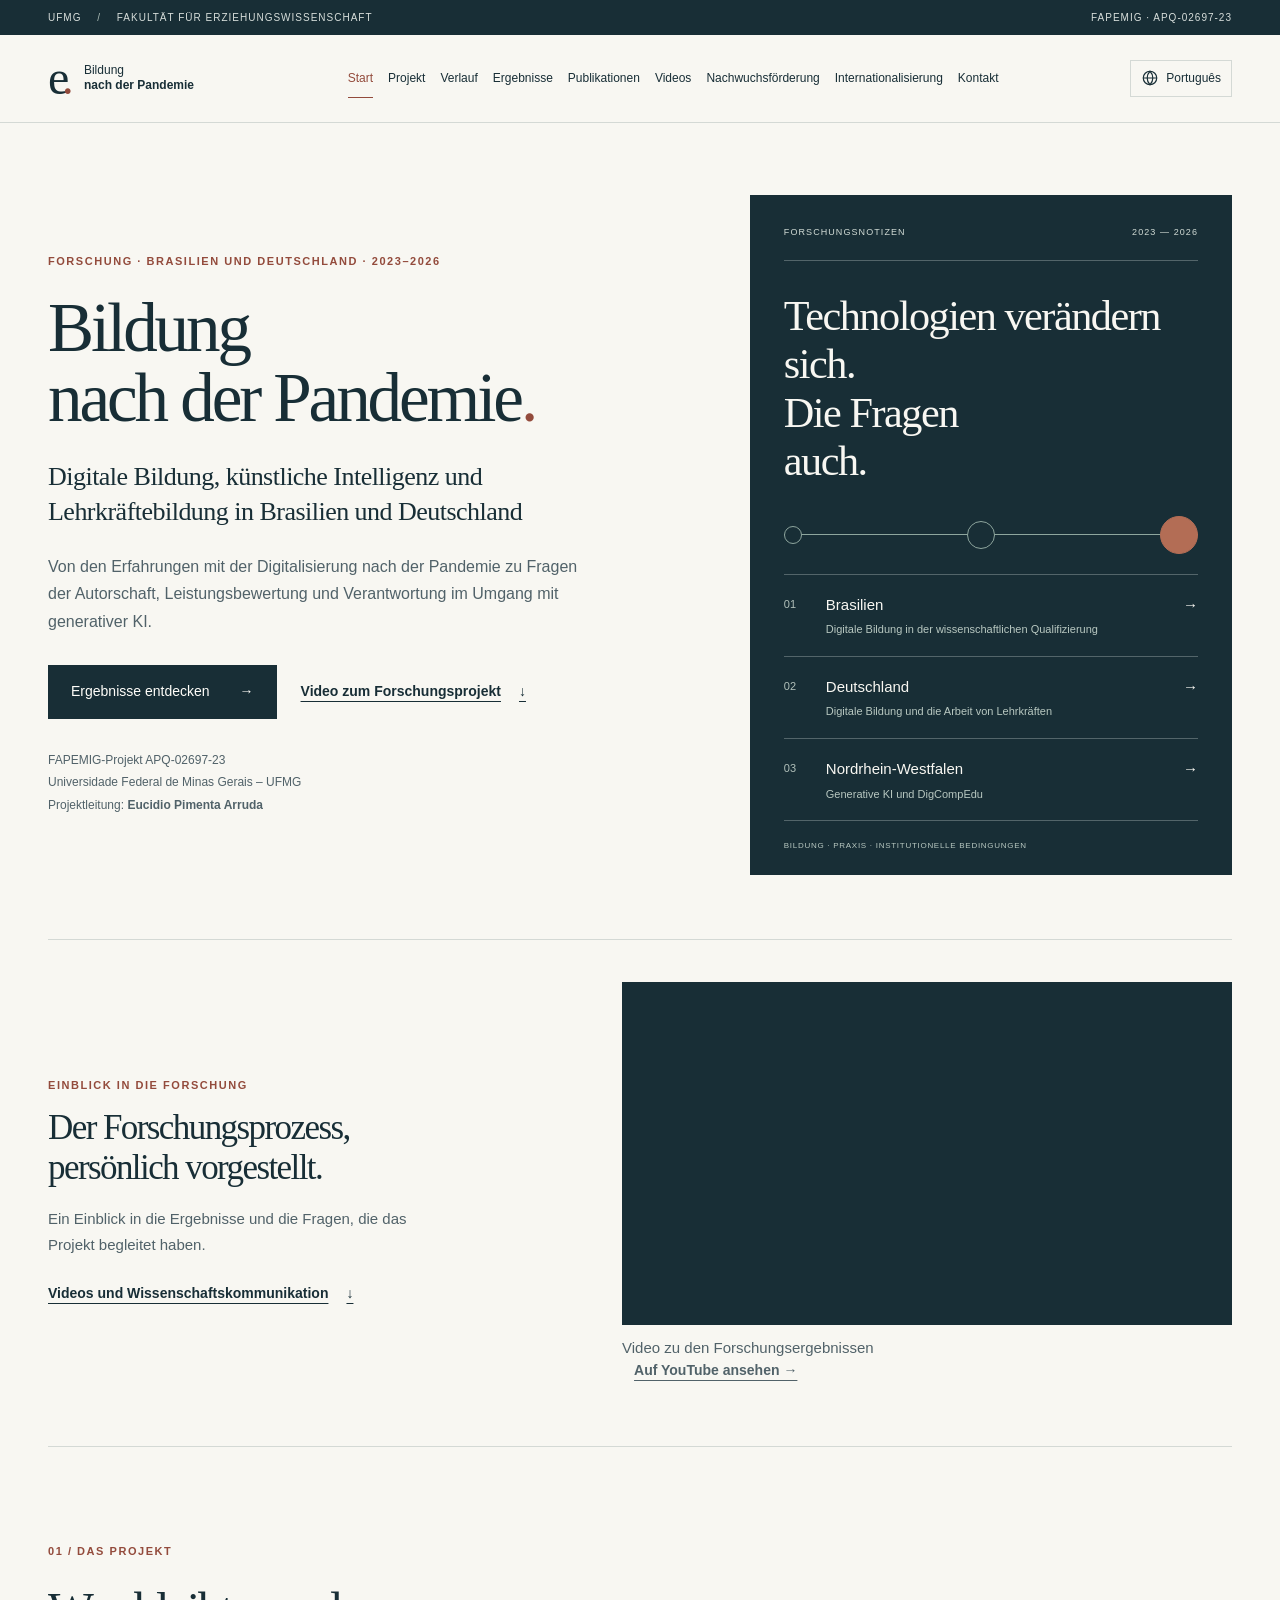
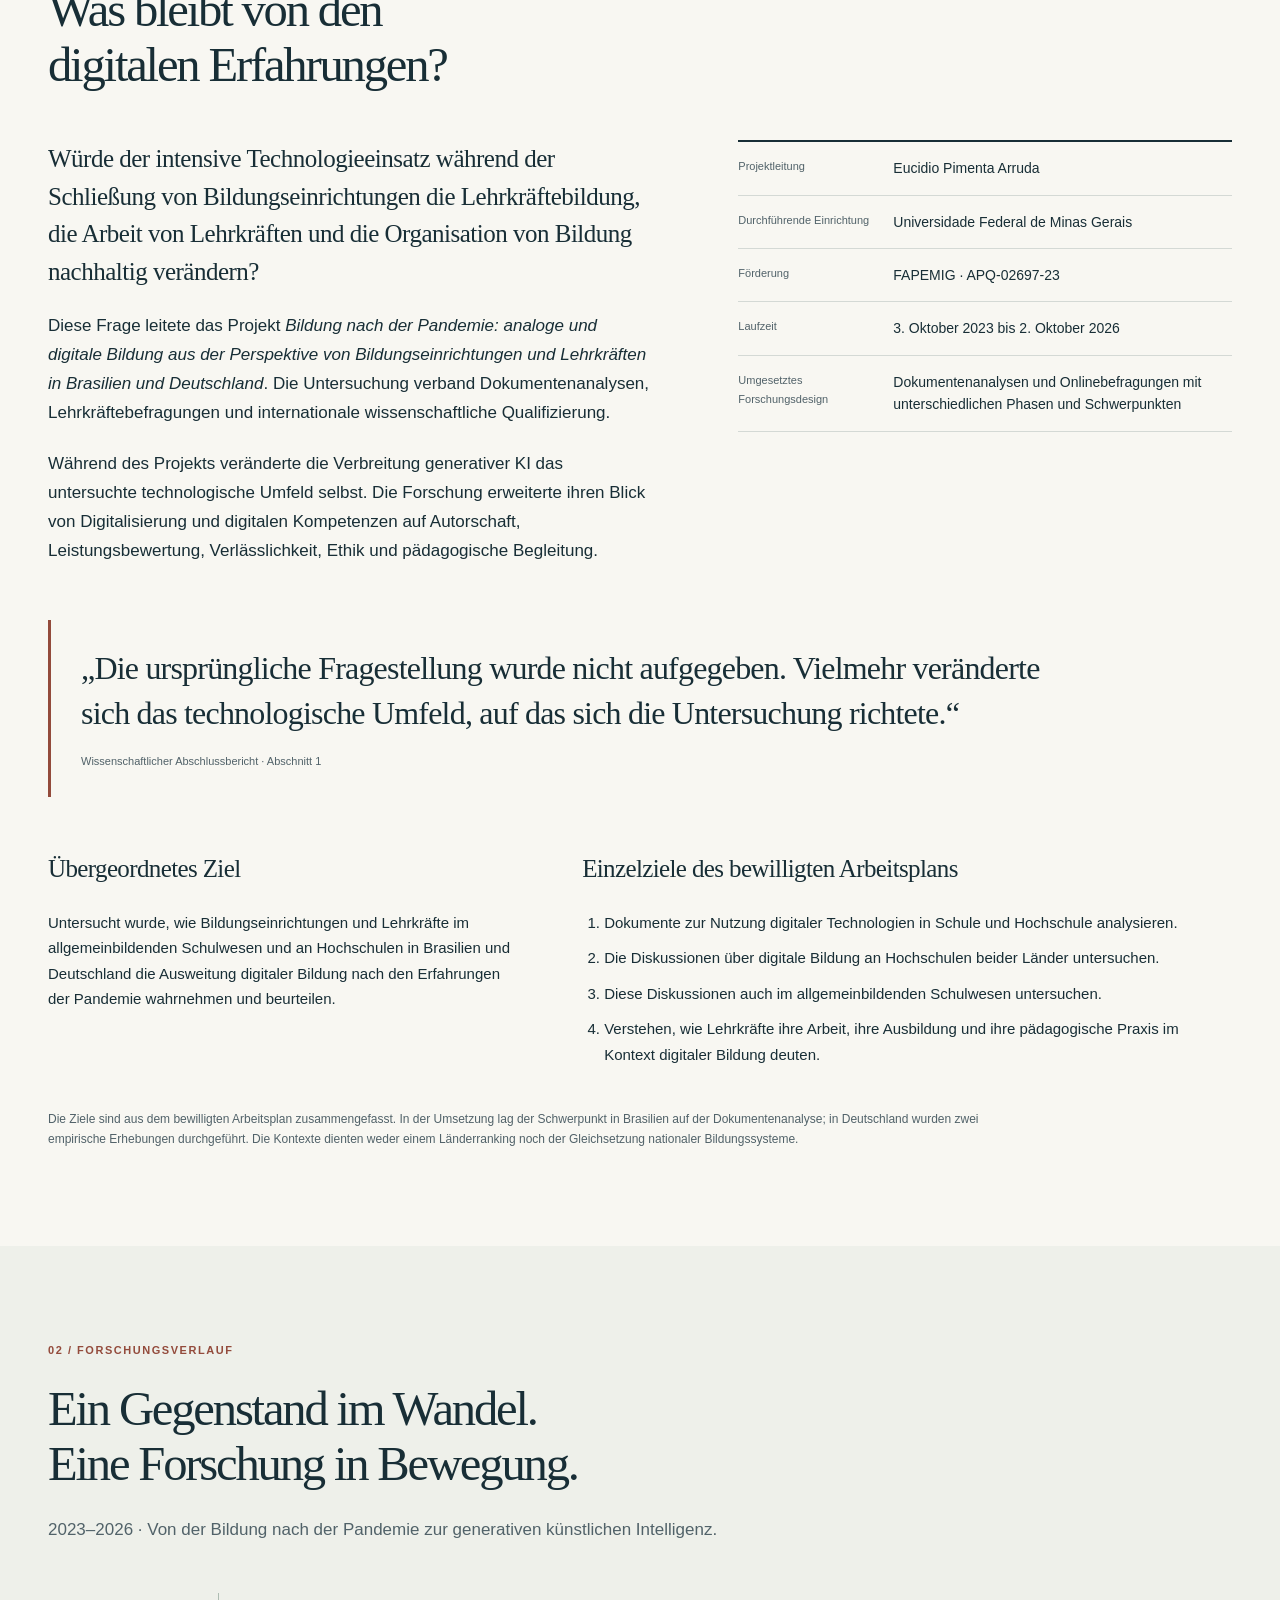
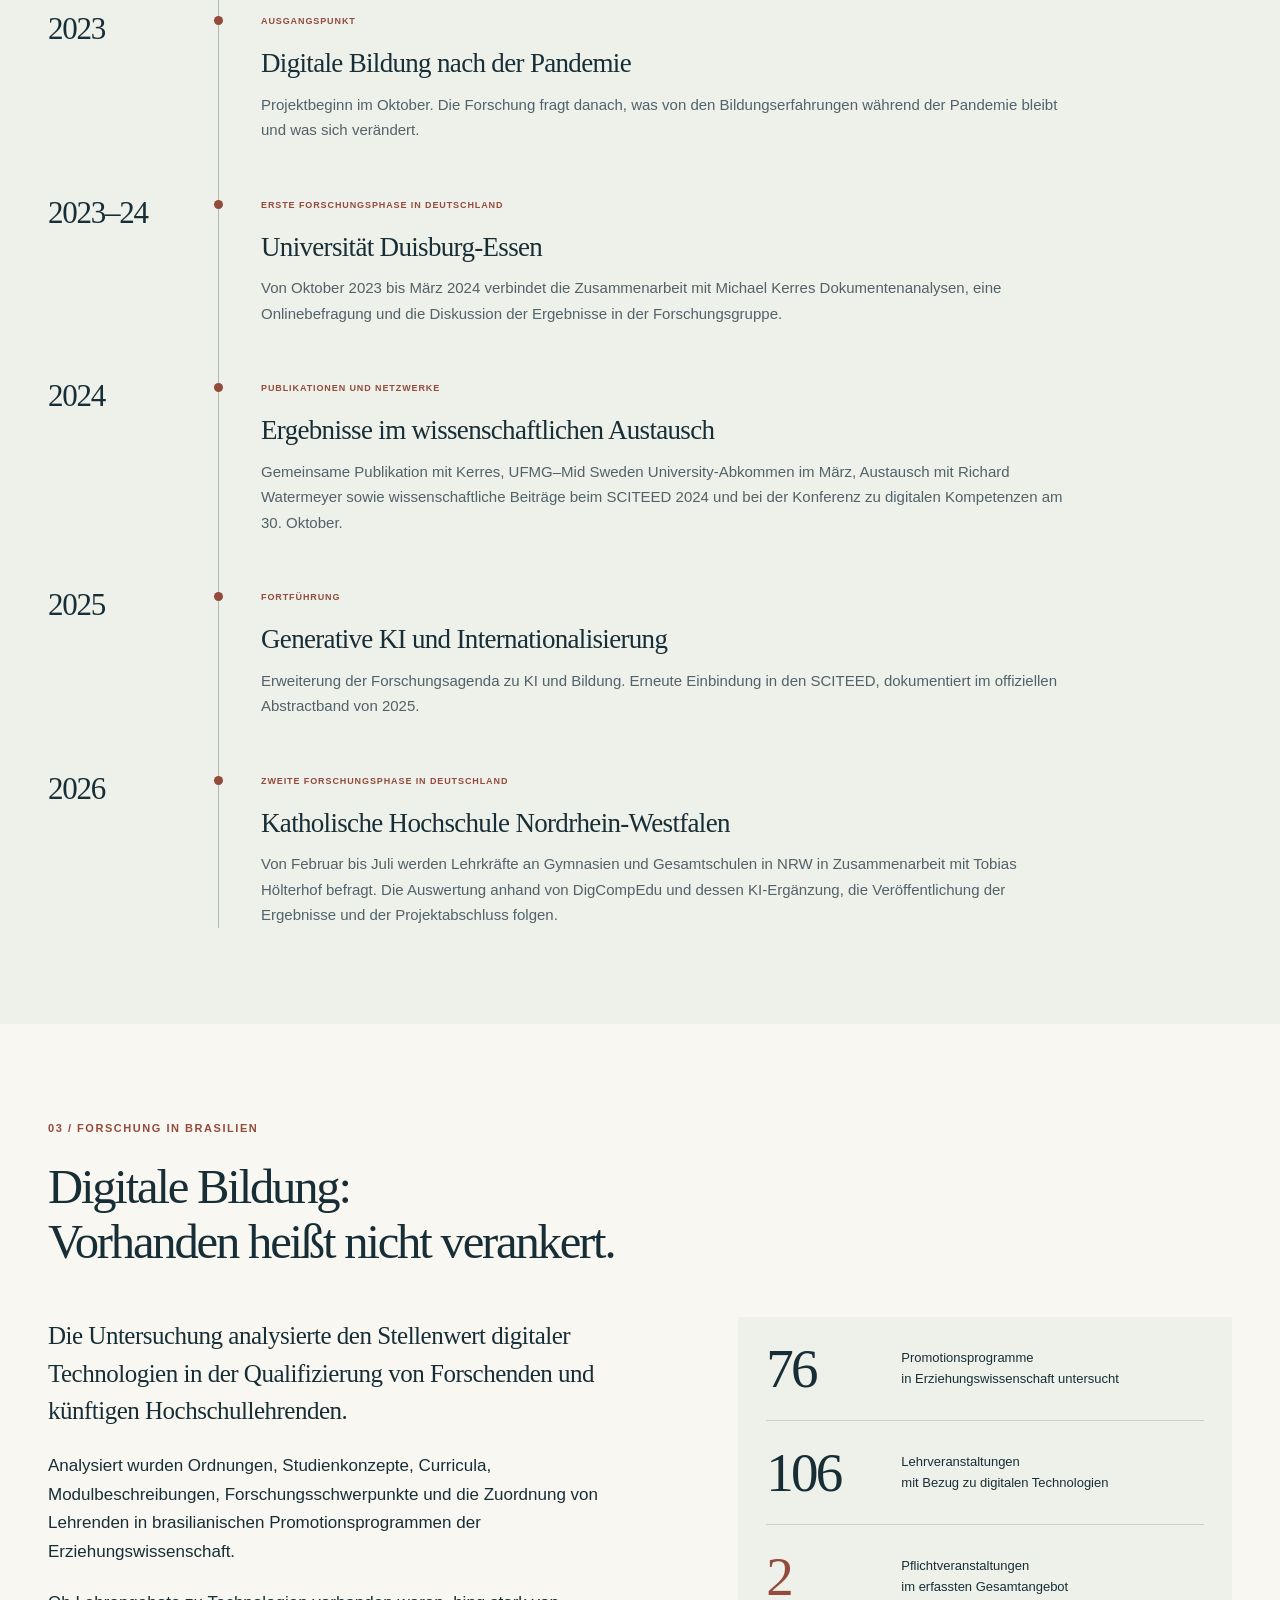
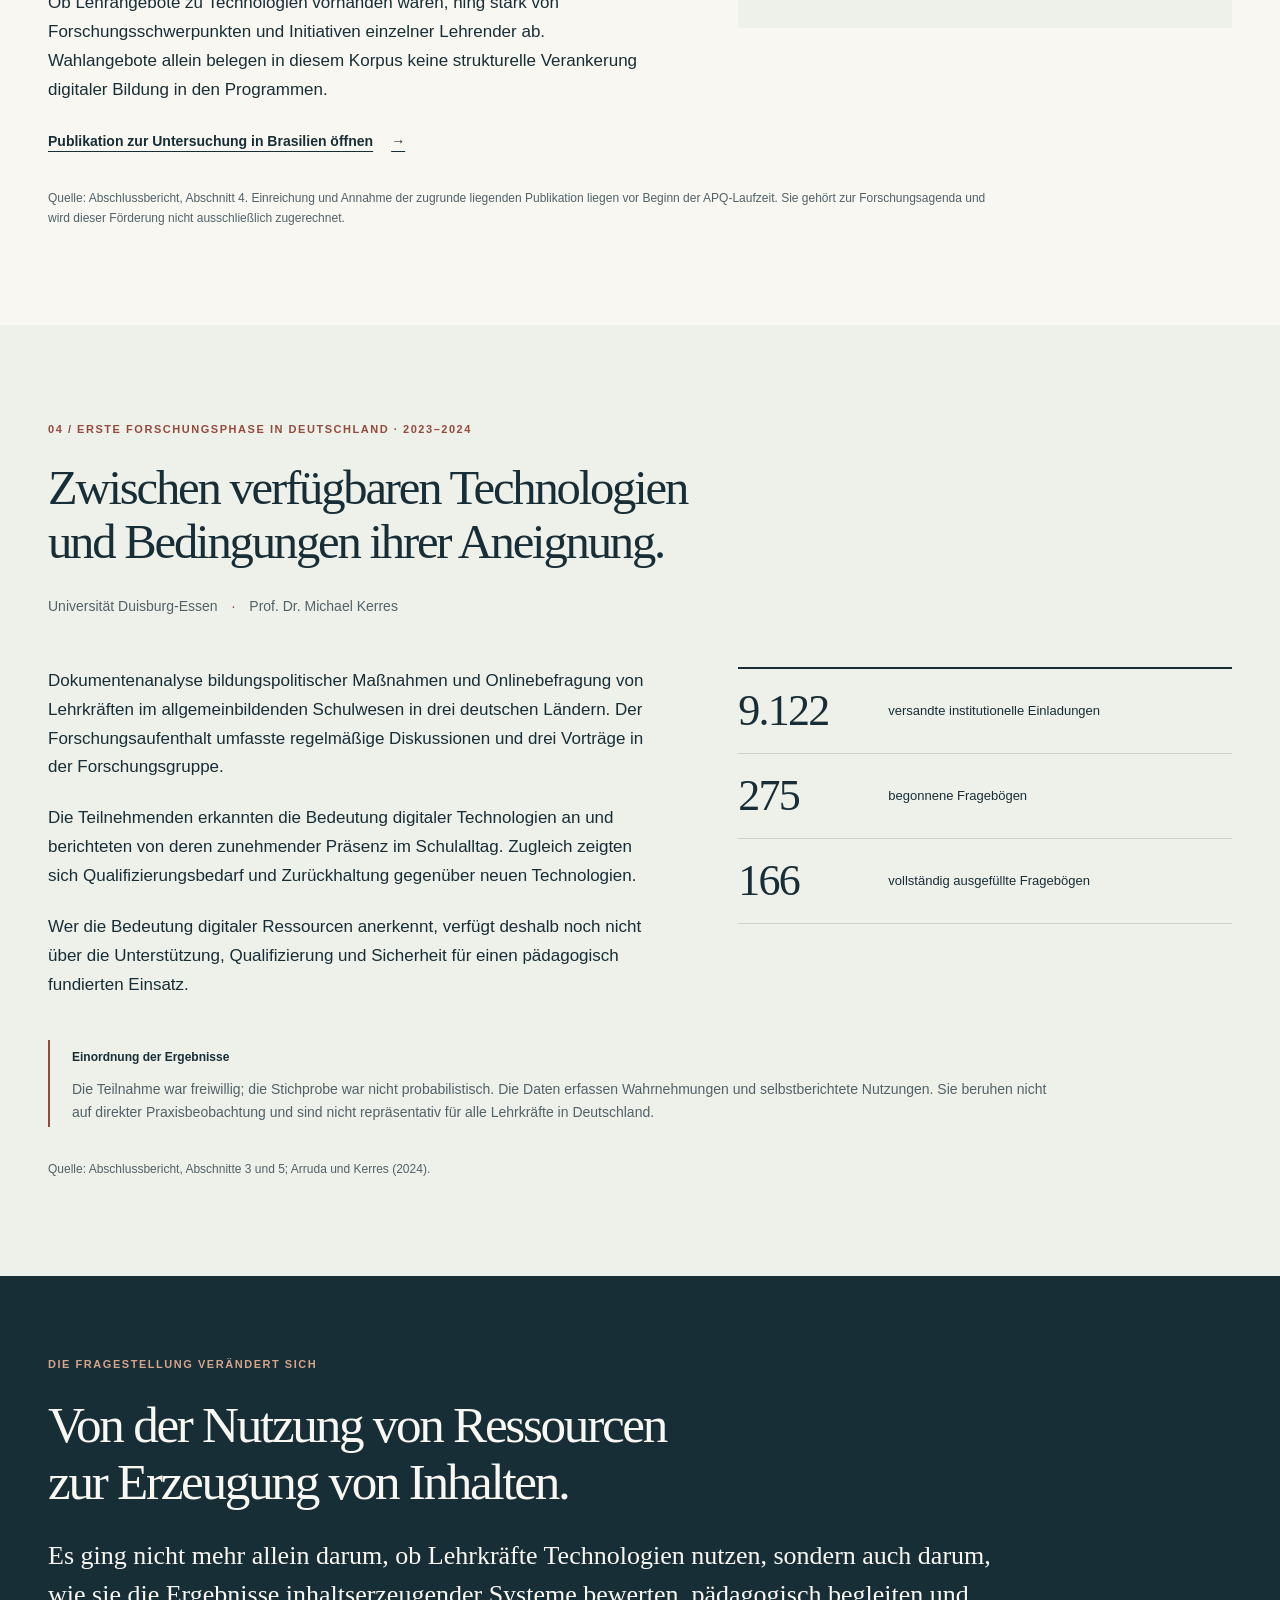
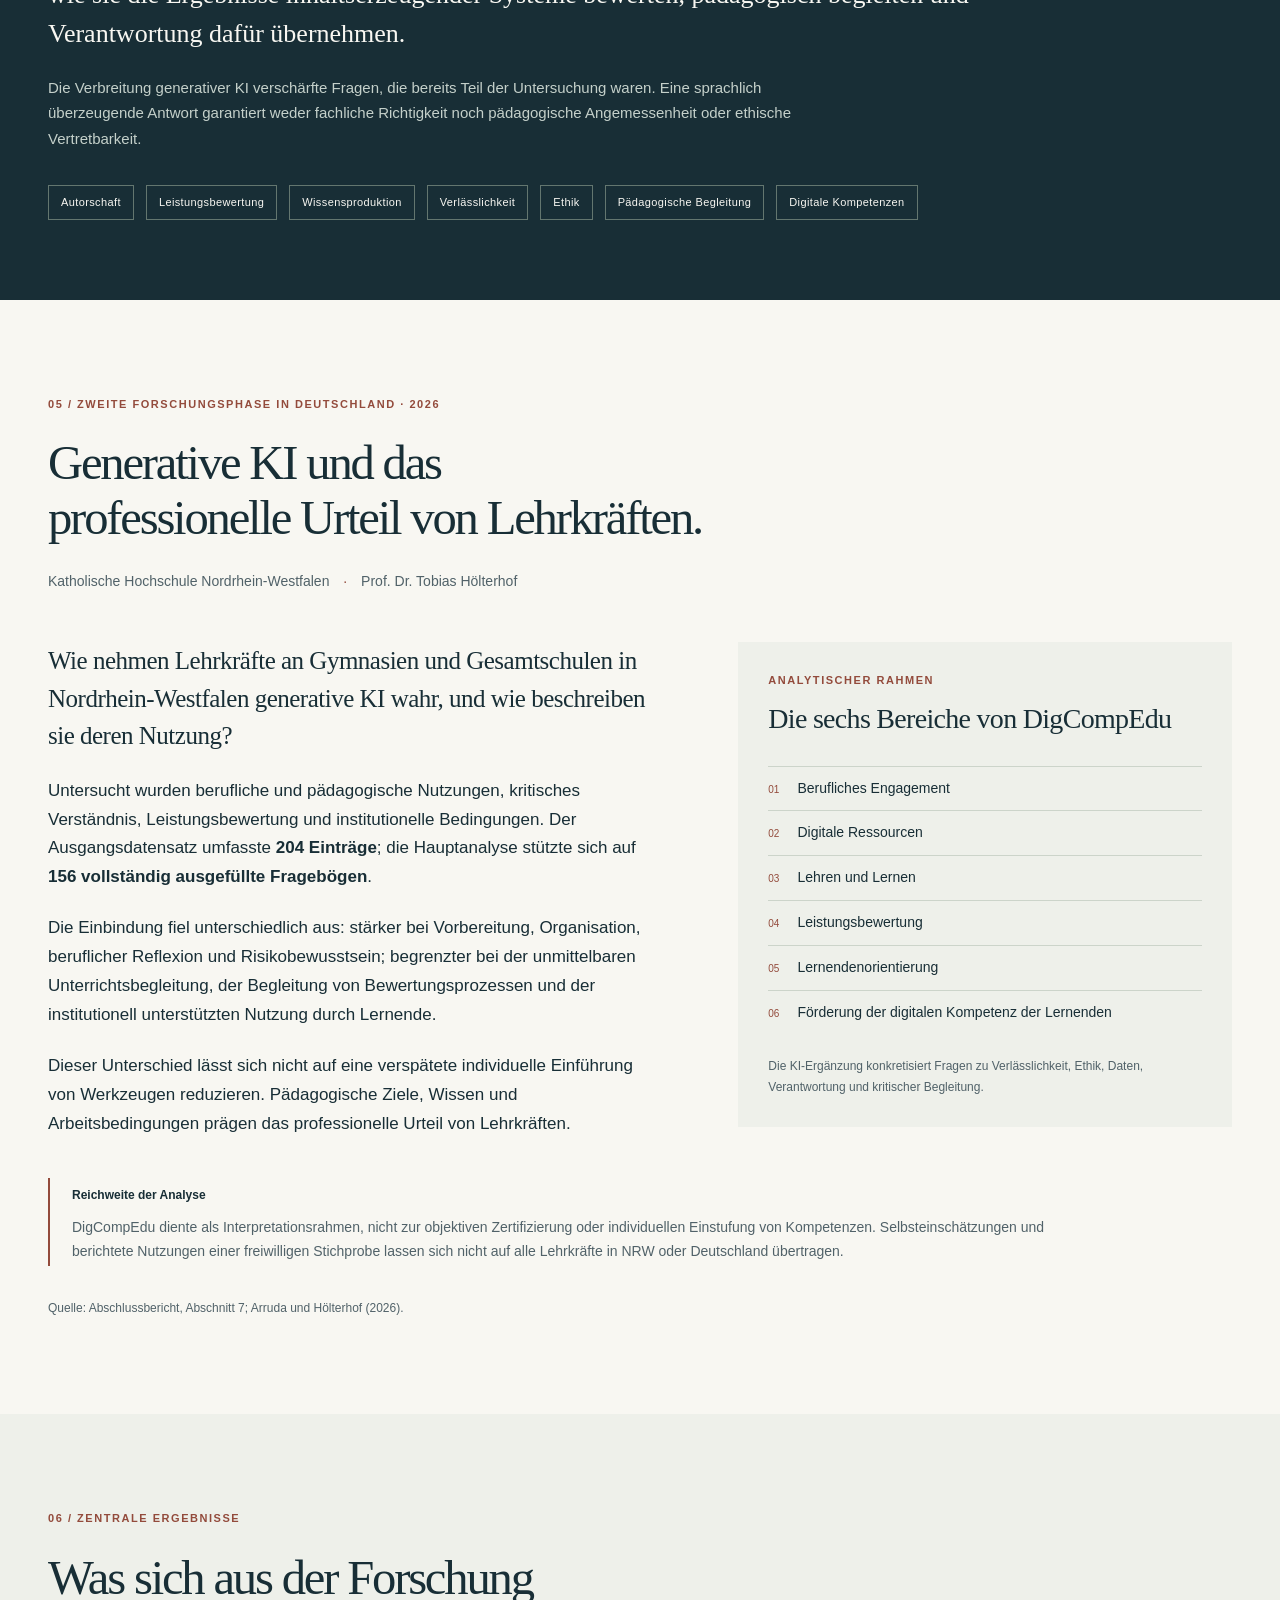
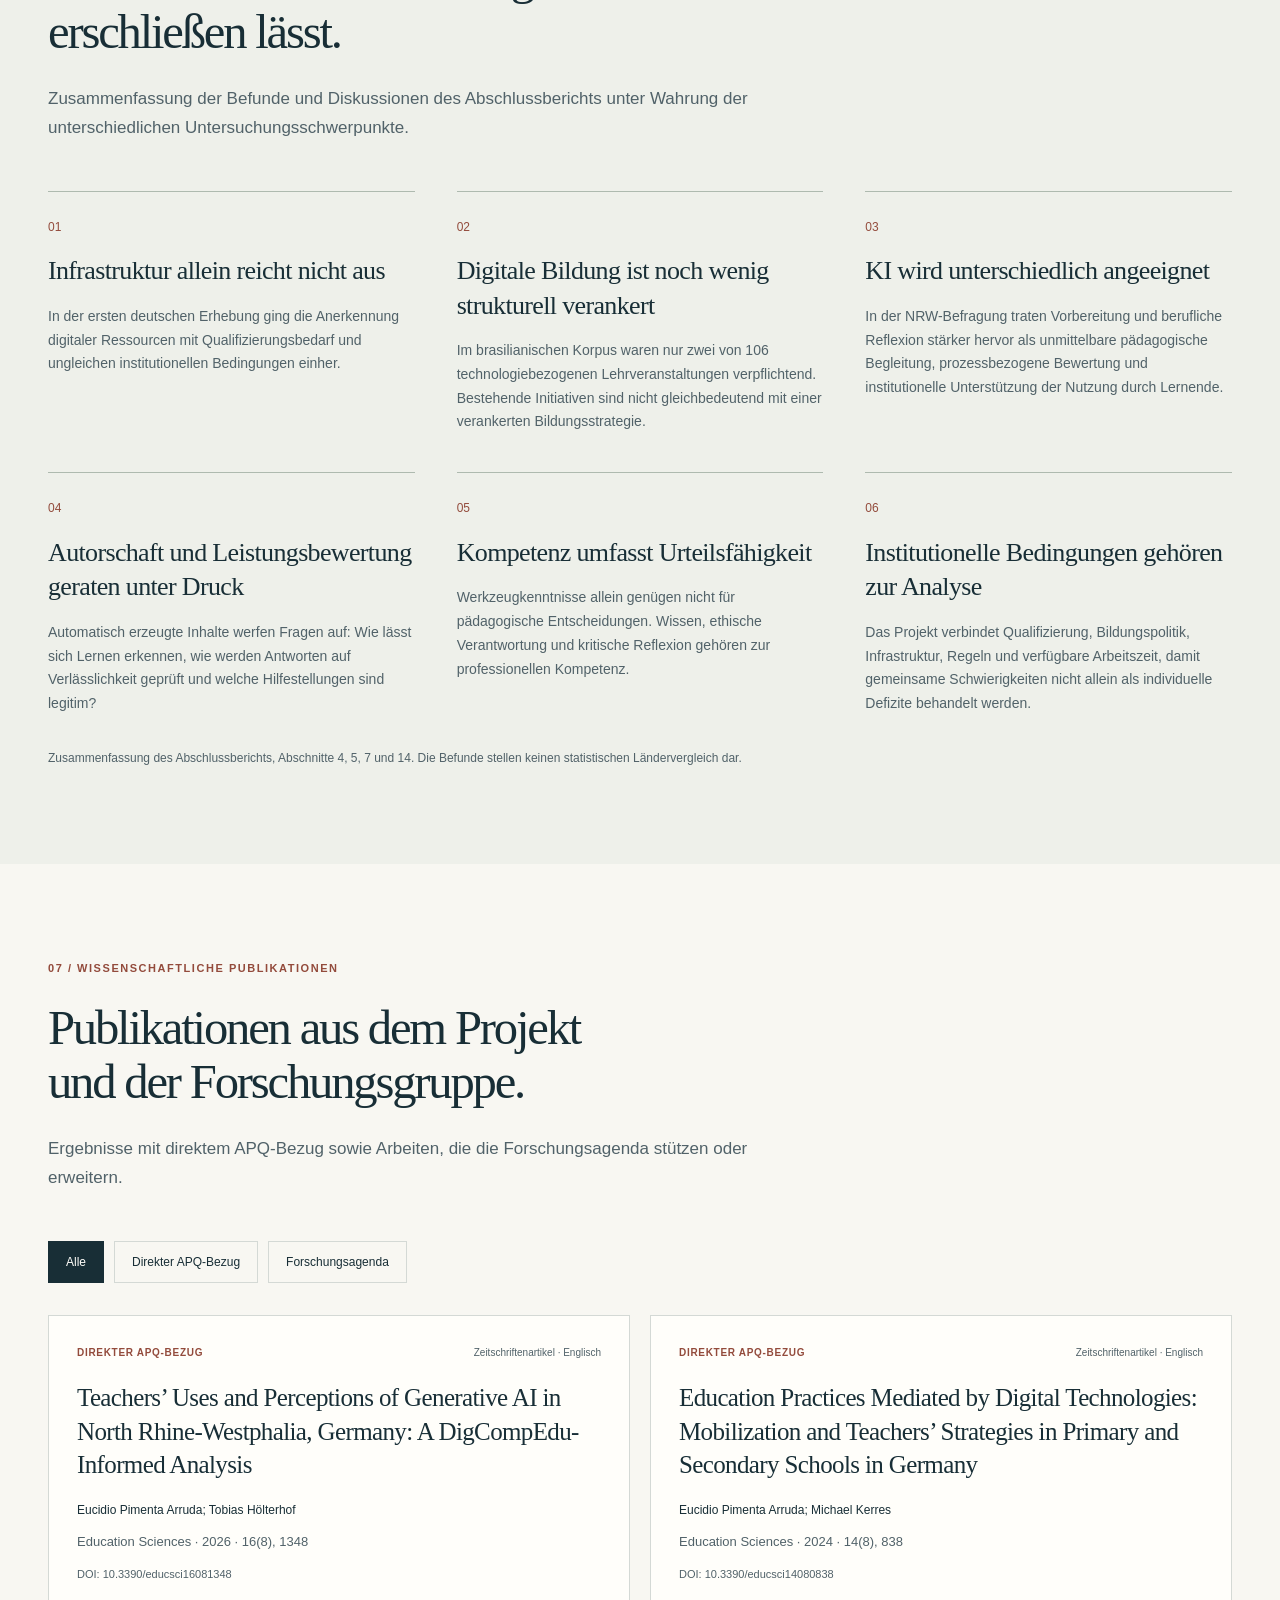
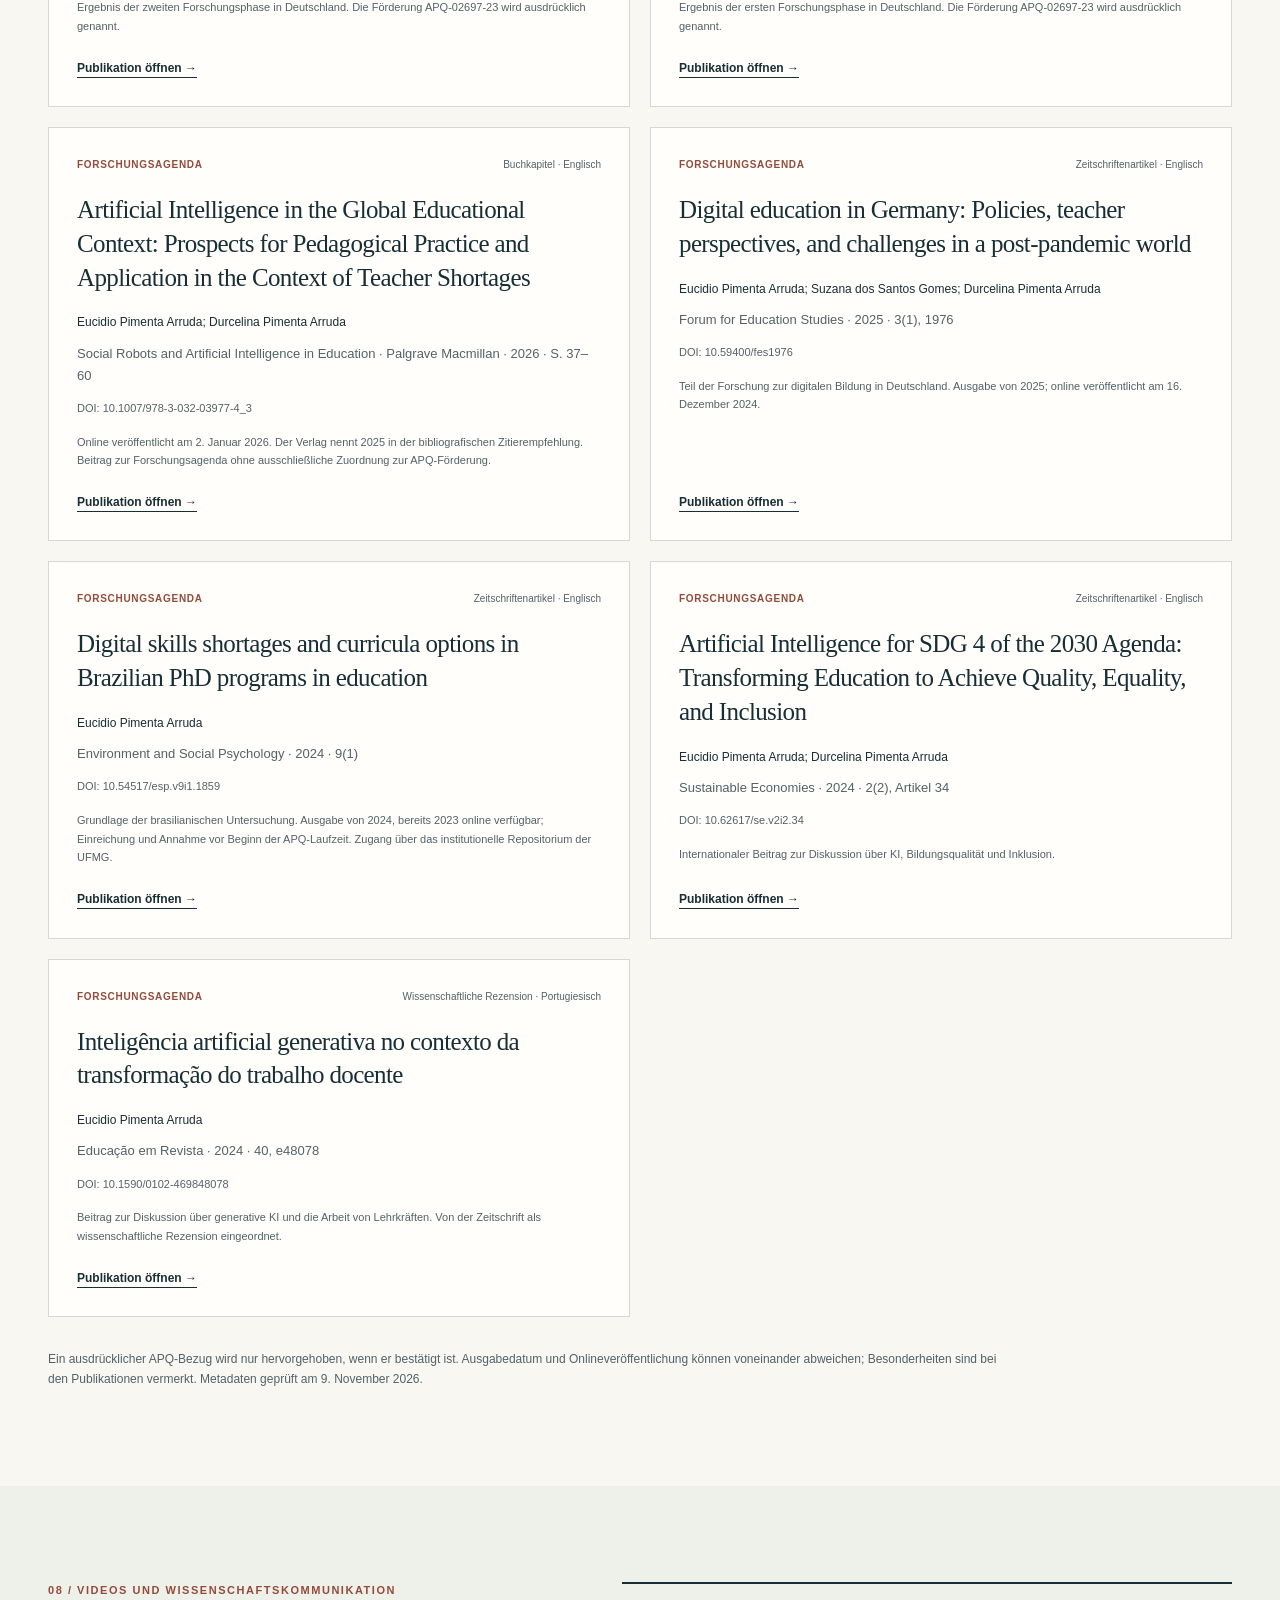
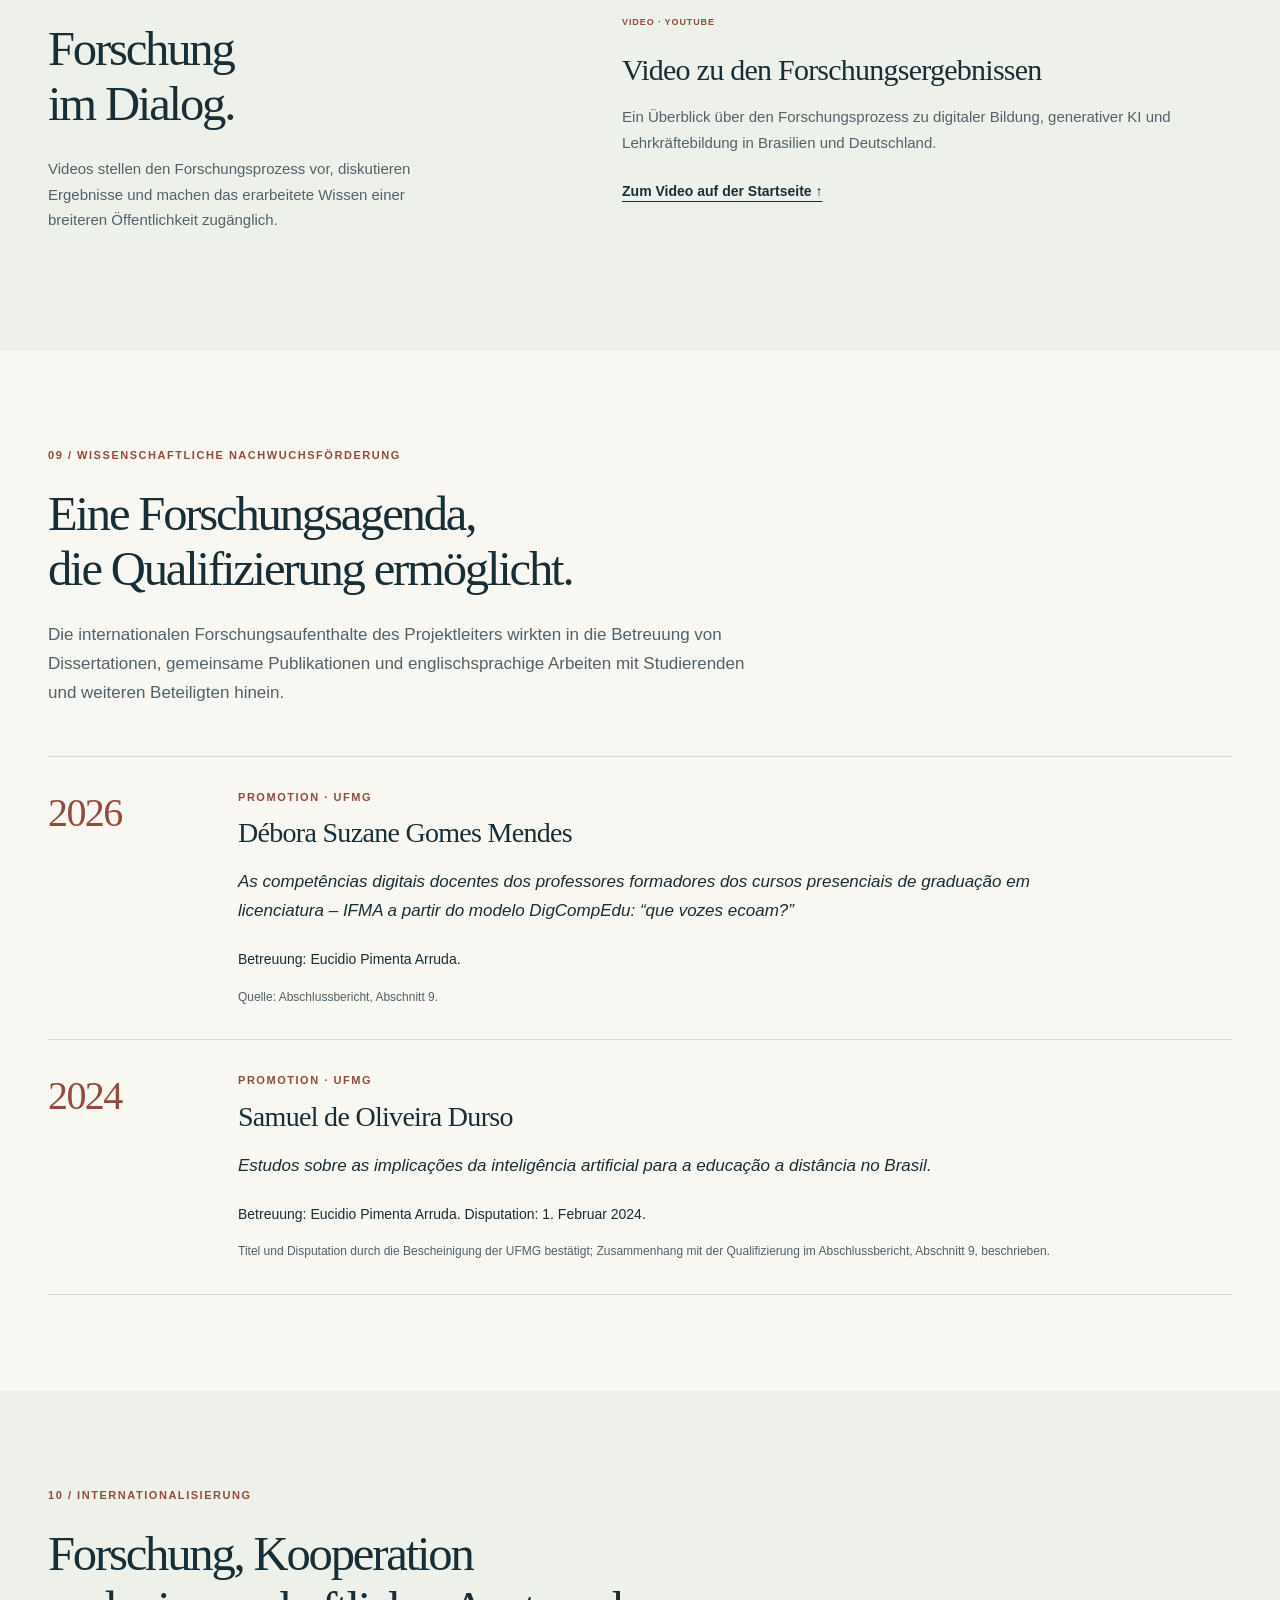
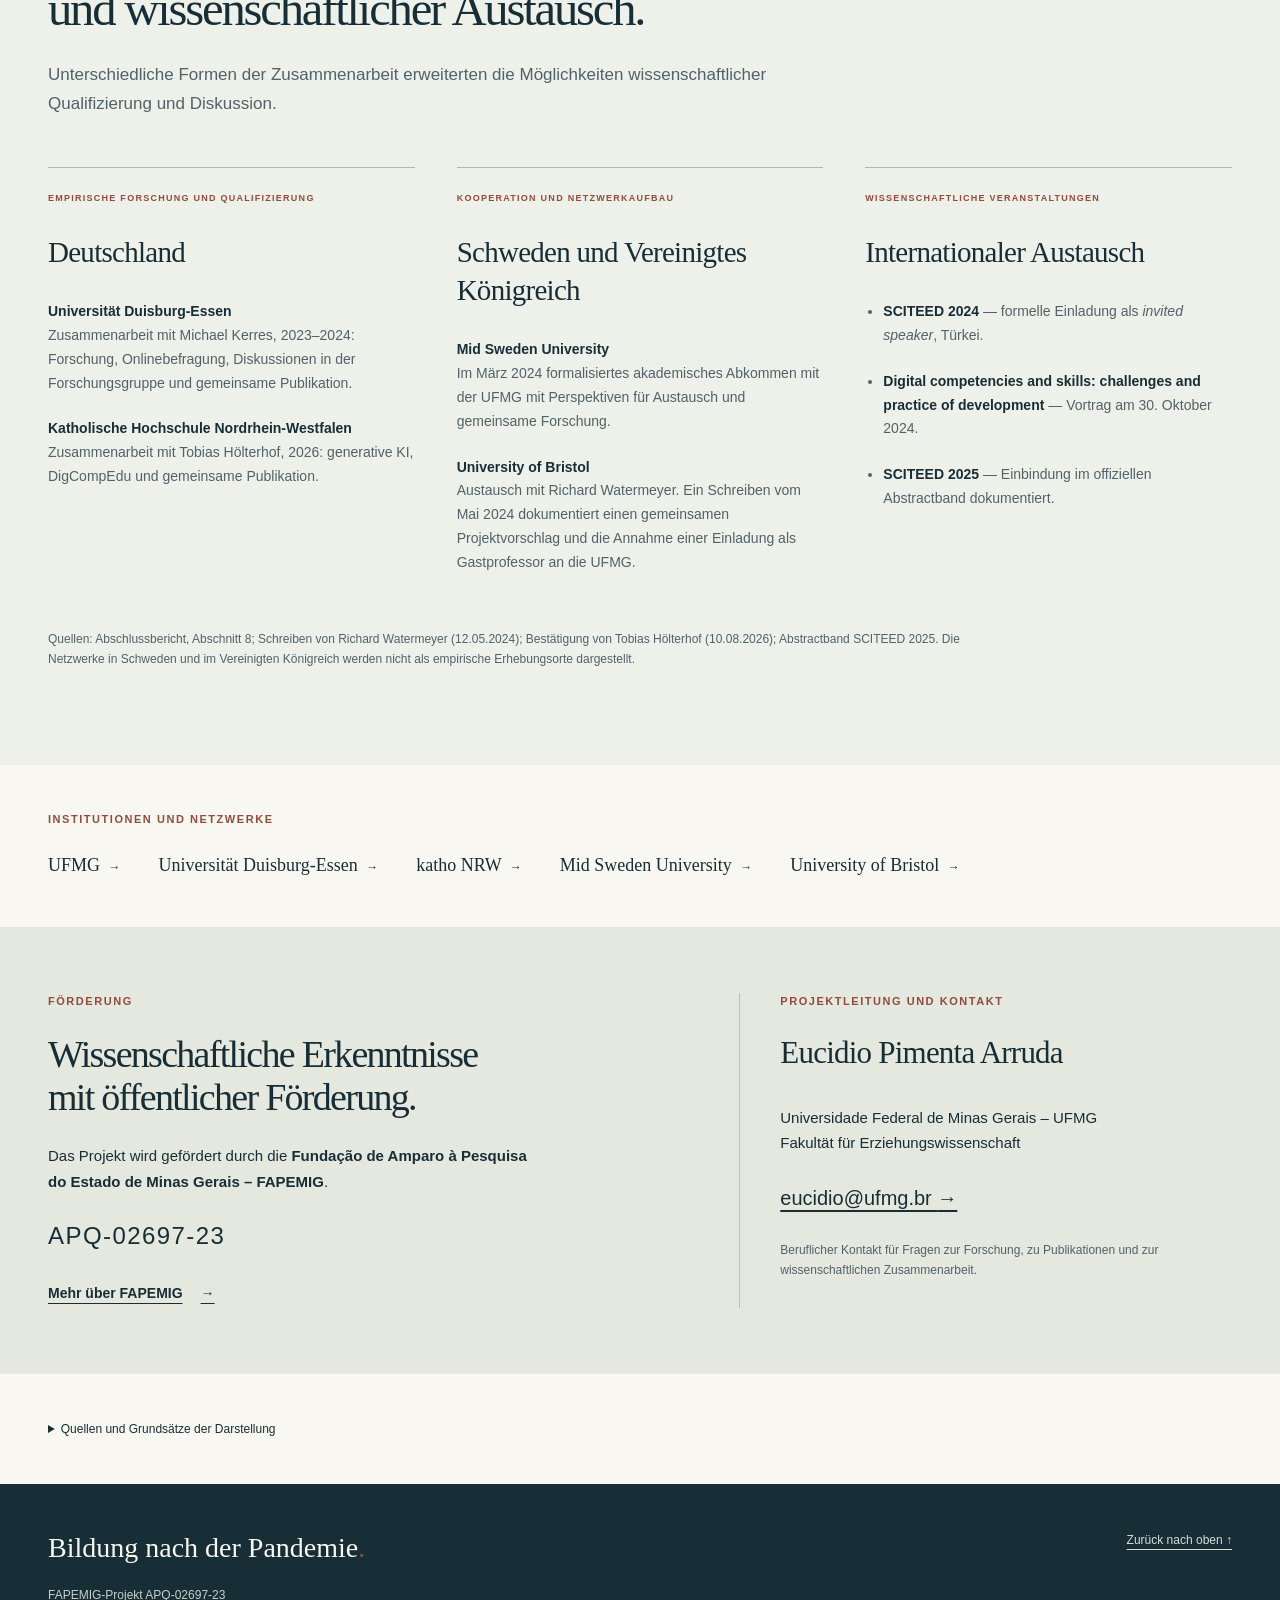
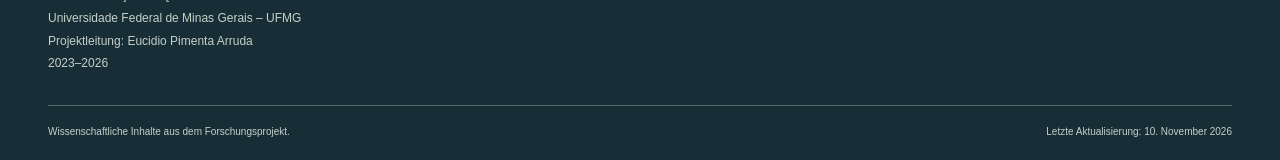
<file: de.html>
<!doctype html>
<html lang="de">
<head>
<meta charset="utf-8"><meta name="viewport" content="width=device-width, initial-scale=1">
<title>Bildung nach der Pandemie | Forschungsprojekt UFMG · FAPEMIG APQ-02697-23</title>
<meta name="description" content="Ergebnisse des Forschungsprojekts FAPEMIG APQ-02697-23 zu digitaler Bildung, generativer KI und Lehrkräftebildung in Brasilien und Deutschland. UFMG, 2023–2026.">
<meta name="author" content="Eucidio Pimenta Arruda"><meta name="theme-color" content="#182e36">
<meta property="og:type" content="website"><meta property="og:locale" content="de_DE"><meta property="og:title" content="Bildung nach der Pandemie · Brasilien und Deutschland"><meta property="og:description" content="Ergebnisse des Forschungsprojekts FAPEMIG APQ-02697-23 zu digitaler Bildung, generativer KI und Lehrkräftebildung in Brasilien und Deutschland. UFMG, 2023–2026.">
<link rel="icon" type="image/svg+xml" href="assets/favicon.svg"><link rel="stylesheet" href="styles.css">
<script src="dados-de.js?v=20261110" defer></script><script src="script.js" defer></script>
<script type="application/ld+json">{"@context": "https://schema.org", "@type": "ResearchProject", "name": "Bildung nach der Pandemie: analoge und digitale Bildung aus der Perspektive von Bildungseinrichtungen und Lehrkräften in Brasilien und Deutschland", "identifier": "APQ-02697-23", "startDate": "2023-10-03", "endDate": "2026-10-02", "description": "Forschung zu digitaler Bildung, generativer KI und Lehrkräftebildung in Brasilien und Deutschland.", "funder": {"@type": "Organization", "name": "Fundação de Amparo à Pesquisa do Estado de Minas Gerais – FAPEMIG"}, "parentOrganization": {"@type": "CollegeOrUniversity", "name": "Universidade Federal de Minas Gerais – UFMG"}, "member": {"@type": "Person", "name": "Eucidio Pimenta Arruda"}, "inLanguage": "de"}</script>
<link rel="alternate" hreflang="pt-BR" href="https://eucidioarruda.github.io/educacao-pos-pandemia/index.html"><link rel="alternate" hreflang="de" href="https://eucidioarruda.github.io/educacao-pos-pandemia/de.html"><link rel="alternate" hreflang="x-default" href="https://eucidioarruda.github.io/educacao-pos-pandemia/index.html"></head>
<body>
<a class="skip" href="#conteudo">Zum Inhalt springen</a>
<header class="header">
 <div class="institutional"><div class="wrap institutional-inner"><span>UFMG <span class="divider">/</span> FAKULTÄT FÜR ERZIEHUNGSWISSENSCHAFT</span><span>FAPEMIG · APQ-02697-23</span></div></div>
 <div class="wrap navigation"><a class="brand" href="#inicio" aria-label="Bildung nach der Pandemie, Startseite"><span class="brand-symbol" aria-hidden="true">e<span>.</span></span><span>Bildung<br> <strong>nach der Pandemie</strong></span></a>
 <a class="language-switch" href="index.html" lang="pt-BR" hreflang="pt-BR" aria-label="Zur portugiesischen Version wechseln"><svg viewbox="0 0 24 24" width="18" height="18" fill="none" stroke="currentColor" stroke-width="1.6" aria-hidden="true"><circle cx="12" cy="12" r="9"></circle><path d="M3 12h18M12 3c5 5 5 13 0 18-5-5-5-13 0-18Z"></path></svg><span>Português</span></a><button class="menu-toggle" aria-controls="menu" aria-expanded="false" hidden>Menü <span aria-hidden="true">☰</span></button>
 <nav id="menu" aria-label="Hauptnavigation"><a href="#inicio">Start</a><a href="#projeto">Projekt</a><a href="#percurso">Verlauf</a><a href="#resultados">Ergebnisse</a><a href="#publicacoes">Publikationen</a><a href="#videos">Videos</a><a href="#formacao">Nachwuchsförderung</a><a href="#internacionalizacao">Internationalisierung</a><a href="#contato">Kontakt</a></nav></div>
</header>
<main id="conteudo">
<section id="inicio" class="hero wrap">
 <div class="hero-copy"><p class="eyebrow">FORSCHUNG · BRASILIEN UND DEUTSCHLAND · 2023–2026</p><h1>Bildung<br> nach der Pandemie<span class="accent">.</span></h1><p class="hero-subtitle">Digitale Bildung, künstliche Intelligenz und Lehrkräftebildung in Brasilien und Deutschland</p><p class="hero-intro">Von den Erfahrungen mit der Digitalisierung nach der Pandemie zu Fragen der Autorschaft, Leistungsbewertung und Verantwortung im Umgang mit generativer KI.</p><div class="hero-actions"><a class="button" href="#resultados">Ergebnisse entdecken <span aria-hidden="true">→</span></a><a class="text-link" href="#video-principal">Video zum Forschungsprojekt <span aria-hidden="true">↓</span></a></div><p class="hero-credit">FAPEMIG-Projekt APQ-02697-23<br> Universidade Federal de Minas Gerais – UFMG<br> Projektleitung: <strong>Eucidio Pimenta Arruda</strong></p></div>
 <aside class="research-cover" aria-label="Drei Forschungsschwerpunkte"><div class="cover-top"><span>FORSCHUNGSNOTIZEN</span><span>2023 — 2026</span></div><p class="cover-title">Technologien verändern sich.<br> Die Fragen<br> auch.</p><div class="cover-line" aria-hidden="true"><span></span><span></span><span></span></div><a href="#brasil"><span class="cover-number">01</span><span>Brasilien<small>Digitale Bildung in der wissenschaftlichen Qualifizierung</small></span><span aria-hidden="true">→</span></a><a href="#alemanha-digital"><span class="cover-number">02</span><span>Deutschland<small>Digitale Bildung und die Arbeit von Lehrkräften</small></span><span aria-hidden="true">→</span></a><a href="#alemanha-ia"><span class="cover-number">03</span><span>Nordrhein-Westfalen<small>Generative KI und DigCompEdu</small></span><span aria-hidden="true">→</span></a><div class="cover-bottom">BILDUNG · PRAXIS · INSTITUTIONELLE BEDINGUNGEN</div></aside>
</section>
<!-- VÍDEO PRINCIPAL FIXADO NA ABERTURA. Cole o link definitivo em dados.js > videos[0].url. -->
<section id="video-principal" class="featured-video wrap" aria-labelledby="video-title"><div><p class="eyebrow">EINBLICK IN DIE FORSCHUNG</p><h2 id="video-title">Der Forschungsprozess,<br> persönlich vorgestellt.</h2><p>Ein Einblick in die Ergebnisse und die Fragen, die das Projekt begleitet haben.</p><a class="text-link" href="#videos">Videos und Wissenschaftskommunikation <span aria-hidden="true">↓</span></a></div><div id="featured-player" class="video-slot"><div class="player"><iframe src="https://www.youtube-nocookie.com/embed/KfOsAgxaTik?hl=de&amp;cc_lang_pref=de&amp;cc_load_policy=1" title="Vídeo de divulgação dos resultados" loading="lazy" referrerpolicy="strict-origin-when-cross-origin" allow="accelerometer; autoplay; clipboard-write; encrypted-media; gyroscope; picture-in-picture; web-share" allowfullscreen></iframe></div><p class="video-caption">Video zu den Forschungsergebnissen · <a href="https://youtu.be/KfOsAgxaTik" target="_blank" rel="noopener noreferrer">Auf YouTube ansehen</a></p></div></section>
<section id="projeto" class="section wrap">
 <div class="section-heading"><p class="eyebrow">01 / DAS PROJEKT</p><h2>Was bleibt von den<br> digitalen Erfahrungen?</h2></div>
 <div class="split"><div class="prose"><p class="lead">Würde der intensive Technologieeinsatz während der Schließung von Bildungseinrichtungen die Lehrkräftebildung, die Arbeit von Lehrkräften und die Organisation von Bildung nachhaltig verändern?</p><p>Diese Frage leitete das Projekt <em>Bildung nach der Pandemie: analoge und digitale Bildung aus der Perspektive von Bildungseinrichtungen und Lehrkräften in Brasilien und Deutschland</em>. Die Untersuchung verband Dokumentenanalysen, Lehrkräftebefragungen und internationale wissenschaftliche Qualifizierung.</p><p>Während des Projekts veränderte die Verbreitung generativer KI das untersuchte technologische Umfeld selbst. Die Forschung erweiterte ihren Blick von Digitalisierung und digitalen Kompetenzen auf Autorschaft, Leistungsbewertung, Verlässlichkeit, Ethik und pädagogische Begleitung.</p></div><div class="project-facts"><dl><div><dt>Projektleitung</dt><dd>Eucidio Pimenta Arruda</dd></div><div><dt>Durchführende Einrichtung</dt><dd>Universidade Federal de Minas Gerais</dd></div><div><dt>Förderung</dt><dd>FAPEMIG · APQ-02697-23</dd></div><div><dt>Laufzeit</dt><dd>3. Oktober 2023 bis 2. Oktober 2026</dd></div><div><dt>Umgesetztes Forschungsdesign</dt><dd>Dokumentenanalysen und Onlinebefragungen mit unterschiedlichen Phasen und Schwerpunkten</dd></div></dl></div></div>
 <blockquote>„Die ursprüngliche Fragestellung wurde nicht aufgegeben. Vielmehr veränderte sich das technologische Umfeld, auf das sich die Untersuchung richtete.“<cite>Wissenschaftlicher Abschlussbericht · Abschnitt 1</cite></blockquote>
 <div class="objectives"><div><h3>Übergeordnetes Ziel</h3><p>Untersucht wurde, wie Bildungseinrichtungen und Lehrkräfte im allgemeinbildenden Schulwesen und an Hochschulen in Brasilien und Deutschland die Ausweitung digitaler Bildung nach den Erfahrungen der Pandemie wahrnehmen und beurteilen.</p></div><div><h3>Einzelziele des bewilligten Arbeitsplans</h3><ol><li>Dokumente zur Nutzung digitaler Technologien in Schule und Hochschule analysieren.</li><li>Die Diskussionen über digitale Bildung an Hochschulen beider Länder untersuchen.</li><li>Diese Diskussionen auch im allgemeinbildenden Schulwesen untersuchen.</li><li>Verstehen, wie Lehrkräfte ihre Arbeit, ihre Ausbildung und ihre pädagogische Praxis im Kontext digitaler Bildung deuten.</li></ol></div></div>
 <p class="source-note">Die Ziele sind aus dem bewilligten Arbeitsplan zusammengefasst. In der Umsetzung lag der Schwerpunkt in Brasilien auf der Dokumentenanalyse; in Deutschland wurden zwei empirische Erhebungen durchgeführt. Die Kontexte dienten weder einem Länderranking noch der Gleichsetzung nationaler Bildungssysteme.</p>
</section>
<section id="percurso" class="section tint"><div class="wrap"><div class="section-heading"><p class="eyebrow">02 / FORSCHUNGSVERLAUF</p><h2>Ein Gegenstand im Wandel.<br> Eine Forschung in Bewegung.</h2><p>2023–2026 · Von der Bildung nach der Pandemie zur generativen künstlichen Intelligenz.</p></div>
<ol class="timeline"><li><span class="timeline-date">2023</span><div><span class="tag">AUSGANGSPUNKT</span><h3>Digitale Bildung nach der Pandemie</h3><p>Projektbeginn im Oktober. Die Forschung fragt danach, was von den Bildungserfahrungen während der Pandemie bleibt und was sich verändert.</p></div></li><li><span class="timeline-date">2023–24</span><div><span class="tag">ERSTE FORSCHUNGSPHASE IN DEUTSCHLAND</span><h3>Universität Duisburg-Essen</h3><p>Von Oktober 2023 bis März 2024 verbindet die Zusammenarbeit mit Michael Kerres Dokumentenanalysen, eine Onlinebefragung und die Diskussion der Ergebnisse in der Forschungsgruppe.</p></div></li><li><span class="timeline-date">2024</span><div><span class="tag">PUBLIKATIONEN UND NETZWERKE</span><h3>Ergebnisse im wissenschaftlichen Austausch</h3><p>Gemeinsame Publikation mit Kerres, UFMG–Mid Sweden University-Abkommen im März, Austausch mit Richard Watermeyer sowie wissenschaftliche Beiträge beim SCITEED 2024 und bei der Konferenz zu digitalen Kompetenzen am 30. Oktober.</p></div></li><li><span class="timeline-date">2025</span><div><span class="tag">FORTFÜHRUNG</span><h3>Generative KI und Internationalisierung</h3><p>Erweiterung der Forschungsagenda zu KI und Bildung. Erneute Einbindung in den SCITEED, dokumentiert im offiziellen Abstractband von 2025.</p></div></li><li><span class="timeline-date">2026</span><div><span class="tag">ZWEITE FORSCHUNGSPHASE IN DEUTSCHLAND</span><h3>Katholische Hochschule Nordrhein-Westfalen</h3><p>Von Februar bis Juli werden Lehrkräfte an Gymnasien und Gesamtschulen in NRW in Zusammenarbeit mit Tobias Hölterhof befragt. Die Auswertung anhand von DigCompEdu und dessen KI-Ergänzung, die Veröffentlichung der Ergebnisse und der Projektabschluss folgen.</p></div></li></ol>
</div></section>
<section id="brasil" class="section wrap research-section"><div class="section-heading"><p class="eyebrow">03 / FORSCHUNG IN BRASILIEN</p><h2>Digitale Bildung:<br> Vorhanden heißt nicht verankert.</h2></div><div class="split"><div class="prose"><p class="lead">Die Untersuchung analysierte den Stellenwert digitaler Technologien in der Qualifizierung von Forschenden und künftigen Hochschullehrenden.</p><p>Analysiert wurden Ordnungen, Studienkonzepte, Curricula, Modulbeschreibungen, Forschungsschwerpunkte und die Zuordnung von Lehrenden in brasilianischen Promotionsprogrammen der Erziehungswissenschaft.</p><p>Ob Lehrangebote zu Technologien vorhanden waren, hing stark von Forschungsschwerpunkten und Initiativen einzelner Lehrender ab. Wahlangebote allein belegen in diesem Korpus keine strukturelle Verankerung digitaler Bildung in den Programmen.</p><a class="text-link" href="https://repositorio.ufmg.br/handle/1843/77615" target="_blank" rel="noopener noreferrer">Publikation zur Untersuchung in Brasilien öffnen <span aria-hidden="true">→</span></a></div><div class="stats-panel"><div class="stat"><strong>76</strong><span>Promotionsprogramme<br> in Erziehungswissenschaft untersucht</span></div><div class="stat"><strong>106</strong><span>Lehrveranstaltungen<br> mit Bezug zu digitalen Technologien</span></div><div class="stat accent-stat"><strong>2</strong><span>Pflichtveranstaltungen<br> im erfassten Gesamtangebot</span></div></div></div><p class="source-note">Quelle: Abschlussbericht, Abschnitt 4. Einreichung und Annahme der zugrunde liegenden Publikation liegen vor Beginn der APQ-Laufzeit. Sie gehört zur Forschungsagenda und wird dieser Förderung nicht ausschließlich zugerechnet.</p></section>
<section id="alemanha-digital" class="section tint"><div class="wrap"><div class="section-heading"><p class="eyebrow">04 / ERSTE FORSCHUNGSPHASE IN DEUTSCHLAND · 2023–2024</p><h2>Zwischen verfügbaren Technologien<br> und Bedingungen ihrer Aneignung.</h2><p class="institution-line">Universität Duisburg-Essen <span>·</span> Prof. Dr. Michael Kerres</p></div><div class="split"><div class="prose"><p>Dokumentenanalyse bildungspolitischer Maßnahmen und Onlinebefragung von Lehrkräften im allgemeinbildenden Schulwesen in drei deutschen Ländern. Der Forschungsaufenthalt umfasste regelmäßige Diskussionen und drei Vorträge in der Forschungsgruppe.</p><p>Die Teilnehmenden erkannten die Bedeutung digitaler Technologien an und berichteten von deren zunehmender Präsenz im Schulalltag. Zugleich zeigten sich Qualifizierungsbedarf und Zurückhaltung gegenüber neuen Technologien.</p><p>Wer die Bedeutung digitaler Ressourcen anerkennt, verfügt deshalb noch nicht über die Unterstützung, Qualifizierung und Sicherheit für einen pädagogisch fundierten Einsatz.</p></div><div class="survey-figures"><div><strong>9.122</strong><span>versandte institutionelle Einladungen</span></div><div><strong>275</strong><span>begonnene Fragebögen</span></div><div><strong>166</strong><span>vollständig ausgefüllte Fragebögen</span></div></div></div><div class="method-note"><strong>Einordnung der Ergebnisse</strong><p>Die Teilnahme war freiwillig; die Stichprobe war nicht probabilistisch. Die Daten erfassen Wahrnehmungen und selbstberichtete Nutzungen. Sie beruhen nicht auf direkter Praxisbeobachtung und sind nicht repräsentativ für alle Lehrkräfte in Deutschland.</p></div><p class="source-note">Quelle: Abschlussbericht, Abschnitte 3 und 5; Arruda und Kerres (2024).</p></div></section>
<section class="transition"><div class="wrap"><p class="eyebrow">DIE FRAGESTELLUNG VERÄNDERT SICH</p><h2>Von der Nutzung von Ressourcen<br> zur Erzeugung von Inhalten.</h2><p class="transition-quote">Es ging nicht mehr allein darum, ob Lehrkräfte Technologien nutzen, sondern auch darum, wie sie die Ergebnisse inhaltserzeugender Systeme bewerten, pädagogisch begleiten und Verantwortung dafür übernehmen.</p><p>Die Verbreitung generativer KI verschärfte Fragen, die bereits Teil der Untersuchung waren. Eine sprachlich überzeugende Antwort garantiert weder fachliche Richtigkeit noch pädagogische Angemessenheit oder ethische Vertretbarkeit.</p><ul class="concepts" aria-label="Questões de pesquisa"><li>Autorschaft</li><li>Leistungsbewertung</li><li>Wissensproduktion</li><li>Verlässlichkeit</li><li>Ethik</li><li>Pädagogische Begleitung</li><li>Digitale Kompetenzen</li></ul></div></section>
<section id="alemanha-ia" class="section wrap"><div class="section-heading"><p class="eyebrow">05 / ZWEITE FORSCHUNGSPHASE IN DEUTSCHLAND · 2026</p><h2>Generative KI und das<br> professionelle Urteil von Lehrkräften.</h2><p class="institution-line">Katholische Hochschule Nordrhein-Westfalen <span>·</span> Prof. Dr. Tobias Hölterhof</p></div><div class="split"><div class="prose"><p class="lead">Wie nehmen Lehrkräfte an Gymnasien und Gesamtschulen in Nordrhein-Westfalen generative KI wahr, und wie beschreiben sie deren Nutzung?</p><p>Untersucht wurden berufliche und pädagogische Nutzungen, kritisches Verständnis, Leistungsbewertung und institutionelle Bedingungen. Der Ausgangsdatensatz umfasste <strong>204 Einträge</strong>; die Hauptanalyse stützte sich auf <strong>156 vollständig ausgefüllte Fragebögen</strong>.</p><p>Die Einbindung fiel unterschiedlich aus: stärker bei Vorbereitung, Organisation, beruflicher Reflexion und Risikobewusstsein; begrenzter bei der unmittelbaren Unterrichtsbegleitung, der Begleitung von Bewertungsprozessen und der institutionell unterstützten Nutzung durch Lernende.</p><p>Dieser Unterschied lässt sich nicht auf eine verspätete individuelle Einführung von Werkzeugen reduzieren. Pädagogische Ziele, Wissen und Arbeitsbedingungen prägen das professionelle Urteil von Lehrkräften.</p></div><aside class="framework"><p class="eyebrow">ANALYTISCHER RAHMEN</p><h3>Die sechs Bereiche von DigCompEdu</h3><ol><li>Berufliches Engagement</li><li>Digitale Ressourcen</li><li>Lehren und Lernen</li><li>Leistungsbewertung</li><li>Lernendenorientierung</li><li>Förderung der digitalen Kompetenz der Lernenden</li></ol><p>Die KI-Ergänzung konkretisiert Fragen zu Verlässlichkeit, Ethik, Daten, Verantwortung und kritischer Begleitung.</p></aside></div><div class="method-note"><strong>Reichweite der Analyse</strong><p>DigCompEdu diente als Interpretationsrahmen, nicht zur objektiven Zertifizierung oder individuellen Einstufung von Kompetenzen. Selbsteinschätzungen und berichtete Nutzungen einer freiwilligen Stichprobe lassen sich nicht auf alle Lehrkräfte in NRW oder Deutschland übertragen.</p></div><p class="source-note">Quelle: Abschlussbericht, Abschnitt 7; Arruda und Hölterhof (2026).</p></section>
<section id="resultados" class="section tint"><div class="wrap"><div class="section-heading"><p class="eyebrow">06 / ZENTRALE ERGEBNISSE</p><h2>Was sich aus der Forschung<br> erschließen lässt.</h2><p>Zusammenfassung der Befunde und Diskussionen des Abschlussberichts unter Wahrung der unterschiedlichen Untersuchungsschwerpunkte.</p></div><div class="findings"><article><span>01</span><h3>Infrastruktur allein reicht nicht aus</h3><p>In der ersten deutschen Erhebung ging die Anerkennung digitaler Ressourcen mit Qualifizierungsbedarf und ungleichen institutionellen Bedingungen einher.</p></article><article><span>02</span><h3>Digitale Bildung ist noch wenig strukturell verankert</h3><p>Im brasilianischen Korpus waren nur zwei von 106 technologiebezogenen Lehrveranstaltungen verpflichtend. Bestehende Initiativen sind nicht gleichbedeutend mit einer verankerten Bildungsstrategie.</p></article><article><span>03</span><h3>KI wird unterschiedlich angeeignet</h3><p>In der NRW-Befragung traten Vorbereitung und berufliche Reflexion stärker hervor als unmittelbare pädagogische Begleitung, prozessbezogene Bewertung und institutionelle Unterstützung der Nutzung durch Lernende.</p></article><article><span>04</span><h3>Autorschaft und Leistungsbewertung geraten unter Druck</h3><p>Automatisch erzeugte Inhalte werfen Fragen auf: Wie lässt sich Lernen erkennen, wie werden Antworten auf Verlässlichkeit geprüft und welche Hilfestellungen sind legitim?</p></article><article><span>05</span><h3>Kompetenz umfasst Urteilsfähigkeit</h3><p>Werkzeugkenntnisse allein genügen nicht für pädagogische Entscheidungen. Wissen, ethische Verantwortung und kritische Reflexion gehören zur professionellen Kompetenz.</p></article><article><span>06</span><h3>Institutionelle Bedingungen gehören zur Analyse</h3><p>Das Projekt verbindet Qualifizierung, Bildungspolitik, Infrastruktur, Regeln und verfügbare Arbeitszeit, damit gemeinsame Schwierigkeiten nicht allein als individuelle Defizite behandelt werden.</p></article></div><p class="source-note">Zusammenfassung des Abschlussberichts, Abschnitte 4, 5, 7 und 14. Die Befunde stellen keinen statistischen Ländervergleich dar.</p></div></section>
<section id="publicacoes" class="section wrap"><div class="section-heading"><p class="eyebrow">07 / WISSENSCHAFTLICHE PUBLIKATIONEN</p><h2>Publikationen aus dem Projekt<br> und der Forschungsgruppe.</h2><p>Ergebnisse mit direktem APQ-Bezug sowie Arbeiten, die die Forschungsagenda stützen oder erweitern.</p></div><div id="publication-filters" class="filters" aria-label="Filtrar publicações" hidden><button type="button" data-filter="todos" aria-pressed="true">Alle</button><button type="button" data-filter="projeto" aria-pressed="false">Direkter APQ-Bezug</button><button type="button" data-filter="agenda" aria-pressed="false">Forschungsagenda</button></div><p id="publication-count" class="sr-only" aria-live="polite"></p><div id="publication-list" class="publication-grid"><article class="publication"><div class="pub-top"><span class="pub-group">DIREKTER APQ-BEZUG</span><span>Zeitschriftenartikel · Englisch</span></div><h3 lang="en">Teachers’ Uses and Perceptions of Generative AI in North Rhine-Westphalia, Germany: A DigCompEdu-Informed Analysis</h3><p class="pub-authors">Eucidio Pimenta Arruda; Tobias Hölterhof</p><p class="pub-venue">Education Sciences · 2026 · 16(8), 1348</p><p class="pub-doi">DOI: 10.3390/educsci16081348</p><p class="pub-note">Ergebnis der zweiten Forschungsphase in Deutschland. Die Förderung APQ-02697-23 wird ausdrücklich genannt.</p><a class="text-link" href="https://www.mdpi.com/2227-7102/16/8/1348" target="_blank" rel="noopener noreferrer">Publikation öffnen →</a></article>
<article class="publication"><div class="pub-top"><span class="pub-group">DIREKTER APQ-BEZUG</span><span>Zeitschriftenartikel · Englisch</span></div><h3 lang="en">Education Practices Mediated by Digital Technologies: Mobilization and Teachers’ Strategies in Primary and Secondary Schools in Germany</h3><p class="pub-authors">Eucidio Pimenta Arruda; Michael Kerres</p><p class="pub-venue">Education Sciences · 2024 · 14(8), 838</p><p class="pub-doi">DOI: 10.3390/educsci14080838</p><p class="pub-note">Ergebnis der ersten Forschungsphase in Deutschland. Die Förderung APQ-02697-23 wird ausdrücklich genannt.</p><a class="text-link" href="https://www.mdpi.com/2227-7102/14/8/838" target="_blank" rel="noopener noreferrer">Publikation öffnen →</a></article>
<article class="publication"><div class="pub-top"><span class="pub-group">FORSCHUNGSAGENDA</span><span>Buchkapitel · Englisch</span></div><h3 lang="en">Artificial Intelligence in the Global Educational Context: Prospects for Pedagogical Practice and Application in the Context of Teacher Shortages</h3><p class="pub-authors">Eucidio Pimenta Arruda; Durcelina Pimenta Arruda</p><p class="pub-venue">Social Robots and Artificial Intelligence in Education · Palgrave Macmillan · 2026 · S. 37–60</p><p class="pub-doi">DOI: 10.1007/978-3-032-03977-4_3</p><p class="pub-note">Online veröffentlicht am 2. Januar 2026. Der Verlag nennt 2025 in der bibliografischen Zitierempfehlung. Beitrag zur Forschungsagenda ohne ausschließliche Zuordnung zur APQ-Förderung.</p><a class="text-link" href="https://link.springer.com/chapter/10.1007/978-3-032-03977-4_3" target="_blank" rel="noopener noreferrer">Publikation öffnen →</a></article>
<article class="publication"><div class="pub-top"><span class="pub-group">FORSCHUNGSAGENDA</span><span>Zeitschriftenartikel · Englisch</span></div><h3 lang="en">Digital education in Germany: Policies, teacher perspectives, and challenges in a post-pandemic world</h3><p class="pub-authors">Eucidio Pimenta Arruda; Suzana dos Santos Gomes; Durcelina Pimenta Arruda</p><p class="pub-venue">Forum for Education Studies · 2025 · 3(1), 1976</p><p class="pub-doi">DOI: 10.59400/fes1976</p><p class="pub-note">Teil der Forschung zur digitalen Bildung in Deutschland. Ausgabe von 2025; online veröffentlicht am 16. Dezember 2024.</p><a class="text-link" href="https://ojs.acad-pub.com/index.php/FES/article/view/1976" target="_blank" rel="noopener noreferrer">Publikation öffnen →</a></article>
<article class="publication"><div class="pub-top"><span class="pub-group">FORSCHUNGSAGENDA</span><span>Zeitschriftenartikel · Englisch</span></div><h3 lang="en">Digital skills shortages and curricula options in Brazilian PhD programs in education</h3><p class="pub-authors">Eucidio Pimenta Arruda</p><p class="pub-venue">Environment and Social Psychology · 2024 · 9(1)</p><p class="pub-doi">DOI: 10.54517/esp.v9i1.1859</p><p class="pub-note">Grundlage der brasilianischen Untersuchung. Ausgabe von 2024, bereits 2023 online verfügbar; Einreichung und Annahme vor Beginn der APQ-Laufzeit. Zugang über das institutionelle Repositorium der UFMG.</p><a class="text-link" href="https://repositorio.ufmg.br/handle/1843/77615" target="_blank" rel="noopener noreferrer">Publikation öffnen →</a></article>
<article class="publication"><div class="pub-top"><span class="pub-group">FORSCHUNGSAGENDA</span><span>Zeitschriftenartikel · Englisch</span></div><h3 lang="en">Artificial Intelligence for SDG 4 of the 2030 Agenda: Transforming Education to Achieve Quality, Equality, and Inclusion</h3><p class="pub-authors">Eucidio Pimenta Arruda; Durcelina Pimenta Arruda</p><p class="pub-venue">Sustainable Economies · 2024 · 2(2), Artikel 34</p><p class="pub-doi">DOI: 10.62617/se.v2i2.34</p><p class="pub-note">Internationaler Beitrag zur Diskussion über KI, Bildungsqualität und Inklusion.</p><a class="text-link" href="https://ojs.sin-chn.com/index.php/SE/article/view/34" target="_blank" rel="noopener noreferrer">Publikation öffnen →</a></article>
<article class="publication"><div class="pub-top"><span class="pub-group">FORSCHUNGSAGENDA</span><span>Wissenschaftliche Rezension · Portugiesisch</span></div><h3 lang="pt-BR">Inteligência artificial generativa no contexto da transformação do trabalho docente</h3><p class="pub-authors">Eucidio Pimenta Arruda</p><p class="pub-venue">Educação em Revista · 2024 · 40, e48078</p><p class="pub-doi">DOI: 10.1590/0102-469848078</p><p class="pub-note">Beitrag zur Diskussion über generative KI und die Arbeit von Lehrkräften. Von der Zeitschrift als wissenschaftliche Rezension eingeordnet.</p><a class="text-link" href="https://periodicos.ufmg.br/index.php/edrevista/article/view/48078" target="_blank" rel="noopener noreferrer">Publikation öffnen →</a></article></div><p class="source-note">Ein ausdrücklicher APQ-Bezug wird nur hervorgehoben, wenn er bestätigt ist. Ausgabedatum und Onlineveröffentlichung können voneinander abweichen; Besonderheiten sind bei den Publikationen vermerkt. Metadaten geprüft am 9. November 2026.</p></section>
<section id="videos" class="section tint"><div class="wrap video-section"><div><p class="eyebrow">08 / VIDEOS UND WISSENSCHAFTSKOMMUNIKATION</p><h2>Forschung<br> im Dialog.</h2><p>Videos stellen den Forschungsprozess vor, diskutieren Ergebnisse und machen das erarbeitete Wissen einer breiteren Öffentlichkeit zugänglich.</p></div><div id="video-library"><article class="video-description"><span class="tag">VIDEO · YOUTUBE</span><h3>Video zu den Forschungsergebnissen</h3><p>Ein Überblick über das Projekt zu digitaler Bildung, generativer KI und Lehrkräftebildung in Brasilien und Deutschland.</p><a class="text-link" href="#video-principal">Zum Video auf der Startseite <span aria-hidden="true">↑</span></a></article></div></div></section>
<section id="formacao" class="section wrap"><div class="section-heading"><p class="eyebrow">09 / WISSENSCHAFTLICHE NACHWUCHSFÖRDERUNG</p><h2>Eine Forschungsagenda,<br> die Qualifizierung ermöglicht.</h2><p>Die internationalen Forschungsaufenthalte des Projektleiters wirkten in die Betreuung von Dissertationen, gemeinsame Publikationen und englischsprachige Arbeiten mit Studierenden und weiteren Beteiligten hinein.</p></div><div class="theses"><article><span class="thesis-year">2026</span><div><p class="eyebrow">PROMOTION · UFMG</p><h3>Débora Suzane Gomes Mendes</h3><p><em>As competências digitais docentes dos professores formadores dos cursos presenciais de graduação em licenciatura – IFMA a partir do modelo DigCompEdu: “que vozes ecoam?”</em></p><p class="small">Betreuung: Eucidio Pimenta Arruda.</p><p class="source-note">Quelle: Abschlussbericht, Abschnitt 9.</p></div></article><article><span class="thesis-year">2024</span><div><p class="eyebrow">PROMOTION · UFMG</p><h3>Samuel de Oliveira Durso</h3><p><em>Estudos sobre as implicações da inteligência artificial para a educação a distância no Brasil.</em></p><p class="small">Betreuung: Eucidio Pimenta Arruda. Disputation: 1. Februar 2024.</p><p class="source-note">Titel und Disputation durch die Bescheinigung der UFMG bestätigt; Zusammenhang mit der Qualifizierung im Abschlussbericht, Abschnitt 9, beschrieben.</p></div></article></div></section>
<section id="internacionalizacao" class="section tint"><div class="wrap"><div class="section-heading"><p class="eyebrow">10 / INTERNATIONALISIERUNG</p><h2>Forschung, Kooperation<br> und wissenschaftlicher Austausch.</h2><p>Unterschiedliche Formen der Zusammenarbeit erweiterten die Möglichkeiten wissenschaftlicher Qualifizierung und Diskussion.</p></div><div class="international-grid"><article><p class="eyebrow">EMPIRISCHE FORSCHUNG UND QUALIFIZIERUNG</p><h3>Deutschland</h3><p><strong>Universität Duisburg-Essen</strong><br> Zusammenarbeit mit Michael Kerres, 2023–2024: Forschung, Onlinebefragung, Diskussionen in der Forschungsgruppe und gemeinsame Publikation.</p><p><strong>Katholische Hochschule Nordrhein-Westfalen</strong><br> Zusammenarbeit mit Tobias Hölterhof, 2026: generative KI, DigCompEdu und gemeinsame Publikation.</p></article><article><p class="eyebrow">KOOPERATION UND NETZWERKAUFBAU</p><h3>Schweden und Vereinigtes Königreich</h3><p><strong>Mid Sweden University</strong><br> Im März 2024 formalisiertes akademisches Abkommen mit der UFMG mit Perspektiven für Austausch und gemeinsame Forschung.</p><p><strong>University of Bristol</strong><br> Austausch mit Richard Watermeyer. Ein Schreiben vom Mai 2024 dokumentiert einen gemeinsamen Projektvorschlag und die Annahme einer Einladung als Gastprofessor an die UFMG.</p></article><article><p class="eyebrow">WISSENSCHAFTLICHE VERANSTALTUNGEN</p><h3>Internationaler Austausch</h3><ul><li><strong>SCITEED 2024</strong> — formelle Einladung als <em>invited speaker</em>, Türkei.</li><li><strong>Digital competencies and skills: challenges and practice of development</strong> — Vortrag am 30. Oktober 2024.</li><li><strong>SCITEED 2025</strong> — Einbindung im offiziellen Abstractband dokumentiert.</li></ul></article></div><p class="source-note">Quellen: Abschlussbericht, Abschnitt 8; Schreiben von Richard Watermeyer (12.05.2024); Bestätigung von Tobias Hölterhof (10.08.2026); Abstractband SCITEED 2025. Die Netzwerke in Schweden und im Vereinigten Königreich werden nicht als empirische Erhebungsorte dargestellt.</p></div></section>
<section class="institutions wrap" aria-labelledby="institutions-title"><p class="eyebrow" id="institutions-title">INSTITUTIONEN UND NETZWERKE</p><div class="institution-links"><a href="https://ufmg.br/" target="_blank" rel="noopener noreferrer">UFMG <span aria-hidden="true">→</span></a><a href="https://www.uni-due.de/" target="_blank" rel="noopener noreferrer">Universität Duisburg-Essen <span aria-hidden="true">→</span></a><a href="https://katho-nrw.de/" target="_blank" rel="noopener noreferrer">katho NRW <span aria-hidden="true">→</span></a><a href="https://www.miun.se/en/" target="_blank" rel="noopener noreferrer">Mid Sweden University <span aria-hidden="true">→</span></a><a href="https://www.bristol.ac.uk/" target="_blank" rel="noopener noreferrer">University of Bristol <span aria-hidden="true">→</span></a></div><!-- Identidades institucionais em texto. Logotipos oficiais poderão ser inseridos aqui com autorização e arquivos adequados. --></section>
<section id="contato" class="contact"><div class="wrap contact-grid"><div><p class="eyebrow">FÖRDERUNG</p><h2>Wissenschaftliche Erkenntnisse<br> mit öffentlicher Förderung.</h2><p>Das Projekt wird gefördert durch die <strong>Fundação de Amparo à Pesquisa do Estado de Minas Gerais – FAPEMIG</strong>.</p><p class="process">APQ-02697-23</p><a class="text-link" href="https://fapemig.br/" target="_blank" rel="noopener noreferrer">Mehr über FAPEMIG <span aria-hidden="true">→</span></a></div><div class="coordinator"><p class="eyebrow">PROJEKTLEITUNG UND KONTAKT</p><h3>Eucidio Pimenta Arruda</h3><p>Universidade Federal de Minas Gerais – UFMG<br> Fakultät für Erziehungswissenschaft</p><a class="contact-email" href="mailto:eucidio@ufmg.br">eucidio@ufmg.br <span aria-hidden="true">→</span></a><p class="small">Beruflicher Kontakt für Fragen zur Forschung, zu Publikationen und zur wissenschaftlichen Zusammenarbeit.</p></div></div></section>
<section class="wrap documentation"><details><summary>Quellen und Grundsätze der Darstellung</summary><p>Diese Website stützt sich vorrangig auf den <em>wissenschaftlichen Abschlussbericht zum Projekt APQ-02697-23</em>, insbesondere die Abschnitte 2 bis 10, 13 und 14, sowie den bewilligten Projektplan. Die Publikationen wurden auf den Websites der Zeitschriften, des Verlags und des institutionellen Repositoriums der UFMG geprüft.</p><p>Befragungsdaten werden als Selbsteinschätzungen und selbstberichtete Nutzungen dargestellt. Dokumente belegen institutionelle Formulierungen und Bedingungen; ihr Vorliegen beweist keine tatsächliche Praxis. Die Untersuchungen in Brasilien und Deutschland beruhen auf unterschiedlichen Methoden und Korpora.</p><p>Die Dissertationen werden entsprechend dem Abschlussbericht dargestellt. Verwaltungsdokumente dienten der Prüfung; die Website vermittelt die wissenschaftlichen Ergebnisse.</p></details></section>
</main>
<footer><div class="wrap footer-top"><div><strong>Bildung nach der Pandemie<span class="accent">.</span></strong><p>FAPEMIG-Projekt APQ-02697-23<br> Universidade Federal de Minas Gerais – UFMG<br> Projektleitung: Eucidio Pimenta Arruda<br> 2023–2026</p></div><a href="#inicio" class="back-top">Zurück nach oben ↑</a></div><div class="wrap footer-bottom"><p>Wissenschaftliche Inhalte aus dem Forschungsprojekt.</p><p>Letzte Aktualisierung: <time datetime="2026-11-10">10. November 2026</time></p></div></footer>
</body></html>
</file>
<file: styles.css>
/* Paleta e tipografia próprias, sem fontes ou recursos externos. */
:root{--paper:#f8f7f2;--white:#fffefa;--ink:#182e36;--muted:#516269;--line:#d4d9d5;--red:#934b3c;--tint:#eef0ea;--sans:Arial,Helvetica,sans-serif;--serif:Georgia,'Times New Roman',serif}
*{box-sizing:border-box}html{scroll-behavior:smooth;scroll-padding-top:108px}body{margin:0;background:var(--paper);color:var(--ink);font:17px/1.7 var(--sans)}a{color:inherit;text-underline-offset:5px}a:hover{color:var(--red)}button,a{-webkit-tap-highlight-color:transparent}button{font:inherit;cursor:pointer}button:focus-visible,a:focus-visible,summary:focus-visible{outline:3px solid var(--red);outline-offset:5px}[hidden]{display:none!important}h1,h2,h3,p{margin-top:0}h1,h2,h3{font-weight:400}h1,h2{font-family:var(--serif);letter-spacing:-.045em;line-height:1.12}h2{font-size:clamp(34px,3.8vw,52px);margin-bottom:25px}h3{line-height:1.32;font-size:23px;letter-spacing:-.025em}p{margin-bottom:22px}strong{font-weight:600}ul,ol{padding-left:22px}li{margin-bottom:10px}.wrap{width:min(1232px,calc(100% - 96px));margin-inline:auto}.eyebrow{font-size:11px;line-height:1.5;font-weight:700;letter-spacing:.14em;color:var(--red);margin-bottom:24px}.small{font-size:14px}.accent{color:var(--red)}.source-note{font-size:12px;line-height:1.7;color:var(--muted);margin:32px 0 0;max-width:960px}.prose{max-width:660px}.prose p:last-child{margin-bottom:0}.lead{font-family:var(--serif);font-size:25px;line-height:1.5;letter-spacing:-.02em}.split{display:grid;grid-template-columns:1.22fr 1fr;gap:88px;align-items:start}.section{padding-top:96px;padding-bottom:96px}.section-heading{max-width:830px;margin-bottom:48px}.section-heading>p:last-child:not(.eyebrow){color:var(--muted);max-width:720px;margin-bottom:0}.tint{background:var(--tint)}.text-link{display:inline-flex;gap:18px;align-items:center;font-size:14px;font-weight:600;text-decoration:underline;text-decoration-thickness:1px}.button{display:inline-flex;align-items:center;gap:30px;background:var(--ink);color:var(--white);text-decoration:none;font-size:14px;padding:15px 23px}.button:hover{background:var(--red);color:white}.skip{position:fixed;top:-100px;left:20px;z-index:100;padding:12px 18px;background:var(--ink);color:#fff}.skip:focus{top:10px}.sr-only{position:absolute;width:1px;height:1px;overflow:hidden;clip-path:inset(50%);white-space:nowrap}
.header{position:sticky;top:-35px;z-index:20;background:var(--paper);border-bottom:1px solid var(--line)}.institutional{background:var(--ink);color:#d7dedb;font-size:10px;letter-spacing:.1em;height:35px;display:flex;align-items:center}.institutional-inner{display:flex;justify-content:space-between}.divider{padding:0 12px;color:#abbdb6}.navigation{min-height:87px;display:flex;align-items:center;justify-content:space-between;gap:24px}.brand{display:flex;align-items:center;gap:12px;font-size:12px;line-height:1.3;text-decoration:none;min-width:168px}.brand-symbol{font:48px/.8 var(--serif);letter-spacing:-.16em;padding-right:6px}.brand-symbol span{color:var(--red)}.brand strong{font-weight:600}.navigation nav{display:flex;align-items:center;gap:20px;flex-wrap:wrap}.navigation nav a{font-size:12px;text-decoration:none;padding:9px 0;border-bottom:1px solid transparent}.navigation nav a:hover,.navigation nav a[aria-current]{border-bottom-color:var(--red);color:var(--red)}.menu-toggle{display:none;background:none;border:1px solid var(--line);padding:8px 12px;color:var(--ink);font-size:13px}.menu-toggle span{margin-left:12px}
.hero{display:grid;grid-template-columns:1.3fr 1fr;gap:75px;padding-top:72px;padding-bottom:64px;align-items:center}.hero h1{font-size:clamp(56px,6.3vw,87px);margin:0 0 26px;line-height:1.01}.hero-subtitle{font-family:var(--serif);font-size:26px;line-height:1.35;max-width:580px;letter-spacing:-.02em;margin-bottom:24px}.hero-intro{max-width:530px;font-size:16px;color:var(--muted)}.hero-actions{display:flex;gap:24px;align-items:center;flex-wrap:wrap;margin:30px 0}.hero-credit{font-size:12px;line-height:1.9;color:var(--muted);margin:0}.research-cover{background:var(--ink);color:var(--paper);padding:30px 34px 22px;position:relative}.cover-top{display:flex;justify-content:space-between;gap:12px;font-size:9px;letter-spacing:.12em;color:#d1dbd5;border-bottom:1px solid #53656a;padding-bottom:20px}.cover-title{font-family:var(--serif);font-size:clamp(35px,3.3vw,46px);letter-spacing:-.035em;line-height:1.14;margin:31px 0}.cover-line{display:flex;align-items:center;height:38px;margin-bottom:20px;position:relative;width:100%;justify-content:space-between}.cover-line:before{content:'';height:1px;background:#8ea69e;position:absolute;width:100%}.cover-line span{z-index:1;border:1px solid #8ea69e;background:var(--ink);width:18px;height:18px;border-radius:50%}.cover-line span:nth-child(2){width:28px;height:28px}.cover-line span:last-child{width:38px;height:38px;background:#b36d55;border-color:#b36d55}.research-cover>a{display:grid;grid-template-columns:30px 1fr 15px;gap:12px;border-top:1px solid #53656a;padding:17px 0;text-decoration:none;font-size:15px}.research-cover>a:hover{color:#edbc99}.cover-number{font-size:11px;color:#b1c0ba;padding-top:3px}.research-cover small{display:block;font-size:11px;color:#b8c8c1;line-height:1.6;margin-top:4px}.cover-bottom{font-size:8px;letter-spacing:.09em;border-top:1px solid #53656a;padding-top:18px;color:#b8c8c1}
.featured-video{display:grid;grid-template-columns:.9fr 1.1fr;gap:75px;border-top:1px solid var(--line);border-bottom:1px solid var(--line);padding-block:42px;align-items:center}.featured-video h2{font-size:35px;line-height:1.15;margin-bottom:18px}.featured-video p:not(.eyebrow){color:var(--muted);font-size:15px;max-width:390px}.featured-video .eyebrow{margin-bottom:14px}.video-placeholder{min-height:230px;background:#e5e9e3;display:flex;flex-direction:column;align-items:center;justify-content:center;text-align:center;padding:30px;gap:13px;border:1px solid #cdd5cd}.video-placeholder strong{max-width:350px;font-size:17px;line-height:1.5;font-weight:400}.video-placeholder>span:last-child{font-size:10px;letter-spacing:.08em;color:var(--muted)}.play-mark{display:flex;width:51px;height:51px;align-items:center;justify-content:center;border:1px solid #8a9b92;border-radius:50%;font-size:16px;padding-left:3px;color:var(--red)}.player{aspect-ratio:16/9;background:var(--ink);width:100%}.player iframe{border:0;width:100%;height:100%;display:block}.video-caption{font-size:13px;line-height:1.5;margin-top:12px}.video-caption a{margin-left:12px}
.project-facts{border-top:2px solid var(--ink)}dl{margin:0}dl>div{border-bottom:1px solid var(--line);padding:15px 0;display:grid;grid-template-columns:135px 1fr;gap:20px}dt{font-size:11px;color:var(--muted)}dd{margin:0;font-size:14px;line-height:1.6}blockquote{margin:55px 0;padding:26px 0 26px 30px;border-left:3px solid var(--red);font-family:var(--serif);font-size:32px;line-height:1.4;letter-spacing:-.025em;max-width:1010px}blockquote cite{display:block;font:11px/1.6 var(--sans);color:var(--muted);margin-top:17px;letter-spacing:0}.objectives{display:grid;grid-template-columns:1fr 1.4fr;gap:70px}.objectives h3{font-family:var(--serif);font-size:25px}.objectives p,.objectives li{font-size:15px}.objectives ol{margin-bottom:0}.timeline{list-style:none;padding:0;margin:0;max-width:1030px}.timeline>li{display:grid;grid-template-columns:170px 1fr;margin:0;position:relative}.timeline-date{font-family:var(--serif);font-size:31px;letter-spacing:-.04em;padding-top:10px}.timeline>li>div{position:relative;padding:12px 0 34px 42px;border-left:1px solid #adbcb2}.timeline>li>div:before{content:'';position:absolute;left:-5px;top:23px;width:9px;height:9px;border-radius:50%;background:var(--red)}.timeline>li:last-child>div{padding-bottom:0}.timeline h3{margin:12px 0 10px;font-family:var(--serif);font-size:27px}.timeline p{font-size:15px;color:var(--muted);margin:0}.tag{font-size:9px;letter-spacing:.1em;color:var(--red);font-weight:700}.stats-panel{padding:0 28px;background:var(--tint)}.stat{display:grid;grid-template-columns:115px 1fr;gap:20px;align-items:center;padding:24px 0;border-bottom:1px solid #cbd3c9}.stat:last-child{border:0}.stat strong{font:55px/1 var(--serif);letter-spacing:-.05em}.stat span{font-size:13px;line-height:1.6}.accent-stat strong{color:var(--red)}.institution-line{font-size:14px}.institution-line span{padding:0 10px;color:var(--red)}.survey-figures{border-top:2px solid var(--ink)}.survey-figures>div{display:flex;align-items:center;gap:30px;padding:20px 0;border-bottom:1px solid #cbd3c9}.survey-figures strong{font:44px/1 var(--serif);letter-spacing:-.04em;min-width:120px}.survey-figures span{font-size:13px}.method-note{border-left:2px solid var(--red);padding:2px 0 2px 22px;margin-top:40px;max-width:1000px}.method-note strong{font-size:12px}.method-note p{font-size:14px;color:var(--muted);margin:7px 0 0}.transition{padding:80px 0;background:var(--ink);color:var(--paper)}.transition .eyebrow{color:#d4a48b}.transition h2{font-size:clamp(34px,4vw,56px)}.transition-quote{font-family:var(--serif);font-size:26px;line-height:1.5;max-width:950px}.transition p:not(.eyebrow):not(.transition-quote){max-width:760px;font-size:15px;color:#c4d0ca}.concepts{display:flex;flex-wrap:wrap;list-style:none;margin:34px 0 0;padding:0;gap:12px}.concepts li{font-size:11px;letter-spacing:.035em;border:1px solid #63766f;padding:7px 12px;margin:0}.framework{padding:30px;background:var(--tint)}.framework .eyebrow{margin-bottom:12px}.framework h3{font-family:var(--serif);font-size:28px}.framework ol{list-style:none;padding:0;counter-reset:competences;margin:0}.framework li{counter-increment:competences;display:flex;align-items:baseline;border-top:1px solid #ccd4ca;padding:10px 0;margin:0;font-size:14px;gap:18px}.framework li:before{content:'0' counter(competences);color:var(--red);font-size:10px}.framework>p:last-child{font-size:12px;color:var(--muted);margin:22px 0 0}.findings{display:grid;grid-template-columns:repeat(3,1fr);column-gap:42px;row-gap:38px}.findings article{border-top:1px solid #aebaaf;padding-top:20px}.findings article>span{font:12px var(--sans);color:var(--red)}.findings h3{font-family:var(--serif);font-size:26px;margin:14px 0 16px}.findings p{font-size:14px;margin:0;color:var(--muted)}
.filters{display:flex;gap:10px;flex-wrap:wrap;margin-bottom:32px}.filters button{background:transparent;border:1px solid var(--line);color:var(--ink);padding:10px 17px;font-size:12px}.filters button[aria-pressed=true]{background:var(--ink);border-color:var(--ink);color:var(--white)}.filters button:hover{border-color:var(--ink)}.publication-grid{display:grid;grid-template-columns:repeat(2,minmax(0,1fr));gap:20px}.publication{background:var(--white);border:1px solid var(--line);padding:28px;display:flex;flex-direction:column;overflow-wrap:anywhere}.pub-top{display:flex;gap:12px;justify-content:space-between;font-size:10px;color:var(--muted);margin-bottom:20px}.pub-group{color:var(--red);font-weight:700;letter-spacing:.07em}.publication h3{font-family:var(--serif);font-size:25px;line-height:1.35;margin:0 0 18px;overflow-wrap:normal}.pub-authors{font-size:12px;margin-bottom:10px}.pub-venue{font-size:13px;color:var(--muted);margin-bottom:12px}.pub-doi{font-size:11px;color:var(--muted);margin-bottom:15px}.pub-note{font-size:11px;line-height:1.7;color:var(--muted);margin:0 0 22px}.publication .text-link{margin-top:auto;align-self:flex-start;font-size:12px}.video-section{display:grid;grid-template-columns:.9fr 1.1fr;gap:75px}.video-section>div>p:not(.eyebrow){max-width:390px;color:var(--muted);font-size:15px}.video-description{border-top:2px solid var(--ink);padding-top:22px}.video-description h3{font-family:var(--serif);font-size:30px;margin:15px 0}.video-description p{font-size:15px;color:var(--muted)}.video-description+.video-description{margin-top:36px}.theses{border-top:1px solid var(--line)}.theses article{display:grid;grid-template-columns:160px 1fr;gap:30px;padding:32px 0;border-bottom:1px solid var(--line)}.thesis-year{font:40px/1.2 var(--serif);letter-spacing:-.04em;color:var(--red)}.theses .eyebrow{margin-bottom:10px}.theses h3{font-family:var(--serif);font-size:28px;margin-bottom:16px}.theses p{max-width:860px}.theses .small{margin-bottom:0}.theses .source-note{margin-top:15px}.international-grid{display:grid;grid-template-columns:repeat(3,minmax(0,1fr));gap:42px}.international-grid article{border-top:1px solid #aebaaf;padding-top:24px}.international-grid .eyebrow{font-size:9px;margin-bottom:14px;min-height:27px}.international-grid h3{font-family:var(--serif);font-size:29px}.international-grid p:not(.eyebrow),.international-grid li{font-size:14px;color:var(--muted)}.international-grid strong{color:var(--ink)}.international-grid ul{padding-left:18px}.international-grid li{margin-bottom:22px}.institutions{padding-block:46px}.institutions .eyebrow{margin-bottom:22px}.institution-links{display:flex;flex-wrap:wrap;gap:20px 38px;align-items:center}.institution-links a{font-family:var(--serif);font-size:18px;text-decoration:none}.institution-links span{font:12px var(--sans);margin-left:4px}.contact{background:#e5e8df;padding:66px 0}.contact-grid{display:grid;grid-template-columns:1.2fr 1fr;gap:100px}.contact h2{font-size:38px}.contact p:not(.eyebrow){font-size:15px;max-width:480px}.process{font-size:24px!important;letter-spacing:.06em}.coordinator{border-left:1px solid #b6c2b4;padding-left:40px}.coordinator h3{font-family:var(--serif);font-size:31px}.contact-email{font-size:20px;display:block;margin:25px 0}.coordinator .small{font-size:12px!important;color:var(--muted)}.documentation{padding-block:35px;font-size:12px;color:var(--muted)}summary{cursor:pointer;color:var(--ink);padding-block:10px}details>p{max-width:930px;margin:15px 0}footer{background:var(--ink);color:var(--paper);padding:46px 0 20px}.footer-top{display:flex;justify-content:space-between;gap:25px}.footer-top strong{font:28px/1.3 var(--serif)}.footer-top p{font-size:12px;color:#c4d0ca;line-height:1.9;margin:17px 0 30px}.back-top{align-self:flex-start;font-size:12px;color:#d4dfd8}.footer-bottom{border-top:1px solid #53656a;padding-top:17px;display:flex;justify-content:space-between;gap:25px}.footer-bottom p{font-size:10px;color:#c4d0ca;margin:0}
@media(min-width:1450px){.hero{gap:100px}.research-cover{padding:36px 40px 26px}.cover-title{font-size:48px}}@media(max-width:1150px){.wrap{width:calc(100% - 64px)}.navigation nav{gap:13px}.navigation nav a{font-size:11px}.hero{gap:40px}.split{gap:45px}.featured-video{gap:45px}.contact-grid{gap:55px}.hero-actions{gap:18px}.research-cover{padding-inline:25px}}@media(max-width:980px){.navigation{min-height:75px;flex-wrap:wrap;padding-block:14px}.navigation nav{width:100%;justify-content:flex-start;gap:18px}.js .menu-toggle{display:block}.js .navigation nav{display:none}.js .navigation nav.is-open{display:flex;padding:12px 0 6px}.header{top:-35px}.hero{padding-top:50px;grid-template-columns:1.15fr 1fr;gap:30px}.hero h1{font-size:64px}.hero-subtitle{font-size:23px}.cover-title{font-size:35px}.cover-top{font-size:8px}.research-cover>a{font-size:13px}.cover-bottom{font-size:7px}.featured-video{gap:30px}.findings{gap:30px}.international-grid{gap:25px}.publication{padding:24px}.publication h3{font-size:23px}}
@media(max-width:760px){html{scroll-padding-top:100px}.wrap{width:calc(100% - 40px)}.institutional{height:32px;font-size:8px;letter-spacing:.035em}.header{top:-32px}.divider{padding:0 5px}.brand{font-size:11px}.brand-symbol{font-size:42px}.navigation{min-height:72px}.navigation nav{gap:6px 24px}.navigation nav a{font-size:13px;min-width:75px}.hero{grid-template-columns:1fr;padding-top:44px;padding-bottom:44px;gap:38px}.hero h1{font-size:clamp(51px,12vw,73px)}.hero-subtitle{font-size:25px}.hero-intro{font-size:15px}.hero-actions{margin:25px 0}.button{padding:13px 17px;gap:18px;font-size:13px}.hero-actions .text-link{font-size:12px}.hero-credit{font-size:11px}.research-cover{padding:26px 28px}.cover-title{font-size:40px;margin:25px 0}.cover-top{font-size:9px}.cover-line{margin-bottom:16px}.research-cover>a{font-size:15px;padding-block:15px}.research-cover small{font-size:11px}.cover-bottom{font-size:8px}.featured-video{grid-template-columns:1fr;gap:26px;padding-block:34px}.featured-video h2{font-size:32px}.featured-video h2 br{display:none}.featured-video p:not(.eyebrow){max-width:none}.video-placeholder{min-height:210px;padding:24px}.section{padding-block:60px}.section-heading{margin-bottom:30px}h2{font-size:35px;line-height:1.15}.eyebrow{font-size:10px;margin-bottom:18px}.split,.objectives{grid-template-columns:1fr;gap:30px}.lead{font-size:23px}.prose{font-size:16px}.project-facts{margin-top:5px}dl>div{grid-template-columns:110px 1fr;gap:14px}blockquote{font-size:27px;margin-block:37px;padding:15px 0 15px 22px}.objectives h3{margin-bottom:15px}.objectives ol{margin-top:0}.source-note{font-size:11px;margin-top:25px}.timeline>li{grid-template-columns:82px 1fr}.timeline-date{font-size:23px;letter-spacing:-.05em;padding-top:15px}.timeline>li>div{padding-left:23px}.timeline h3{font-size:24px}.timeline p{font-size:14px}.timeline .tag{font-size:8px}.stat{grid-template-columns:100px 1fr;padding-block:20px}.stat strong{font-size:50px}.stat span{font-size:12px}.survey-figures strong{font-size:40px;min-width:100px}.method-note{margin-top:30px}.method-note p{font-size:13px}.institution-line{font-size:13px}.institution-line span{padding:0 4px}.transition{padding-block:55px}.transition h2{font-size:36px}.transition-quote{font-size:23px}.concepts{gap:8px}.concepts li{font-size:10px;padding:5px 9px}.framework{padding:26px}.framework h3{font-size:27px}.findings{grid-template-columns:1fr 1fr;gap:28px 24px}.findings h3{font-size:23px}.findings p{font-size:13px}.publication-grid{grid-template-columns:1fr}.publication{padding:24px}.publication h3{font-size:24px}.pub-top{font-size:9px}.filters{gap:8px}.filters button{font-size:11px;padding:9px 12px}.video-section{grid-template-columns:1fr;gap:26px}.video-section h2 br{display:none}.theses article{grid-template-columns:1fr;gap:14px;padding-block:28px}.thesis-year{font-size:30px}.theses h3{font-size:27px}.international-grid{grid-template-columns:1fr;gap:30px}.international-grid .eyebrow{min-height:0;margin-bottom:14px}.international-grid h3{margin-bottom:18px}.international-grid p:last-child{margin:0}.institution-links{gap:18px 25px}.institution-links a{font-size:16px}.contact{padding-block:45px}.contact-grid{grid-template-columns:1fr;gap:35px}.contact h2{font-size:33px}.coordinator{padding:30px 0 0;border-left:0;border-top:1px solid #b6c2b4}.coordinator h3{font-size:29px}.footer-top strong{font-size:24px}.back-top{font-size:10px;white-space:nowrap}.footer-bottom{flex-direction:column;gap:8px}.documentation{padding-block:22px}}
@media(max-width:390px){.wrap{width:calc(100% - 32px)}.institutional{font-size:7px}.hero h1{font-size:50px}.hero-actions{gap:16px}.hero-actions .button{width:100%;justify-content:space-between}.research-cover{padding-inline:23px}.cover-title{font-size:35px}.findings{grid-template-columns:1fr}.footer-top{flex-direction:column;gap:0}.back-top{margin-bottom:22px}.pub-top{flex-wrap:wrap}.contact-email{font-size:18px}.publication h3{font-size:22px}}
@media(prefers-reduced-motion:reduce){html{scroll-behavior:auto}}@media print{.header,.hero-actions,.filters,.back-top,.featured-video,.video-section,.documentation{display:none}body{font-size:11pt;background:#fff}.wrap{width:100%}.section{padding-block:25px}.hero{padding-top:0}.hero h1{font-size:45pt}.hero-subtitle{font-size:18pt}.research-cover{display:none}.hero{display:block}.split{gap:30px}.publication-grid{display:block}.publication{break-inside:avoid;margin-bottom:15px}.transition,.contact,footer{background:#fff;color:#182e36}.transition p:not(.eyebrow):not(.transition-quote){color:#182e36}.transition{padding:20px 0}h2{font-size:25pt}a{text-decoration:none}.section-heading{margin-bottom:22px}}

.language-switch{display:inline-flex;align-items:center;gap:7px;white-space:nowrap;text-decoration:none;font-size:12px;border:1px solid var(--line);padding:7px 10px;order:3}.language-switch:hover{border-color:var(--red)}.navigation nav{gap:15px}html[lang=de] .hero h1{font-size:clamp(50px,5.4vw,76px);overflow-wrap:normal}html[lang=de] h2,html[lang=de] h3{hyphens:auto}@media(max-width:980px){.language-switch{margin-left:auto;order:0}.menu-toggle{margin-left:0}}@media(max-width:480px){.navigation{gap:10px}.brand{min-width:0}.language-switch{font-size:11px;padding:6px}.brand-symbol{font-size:38px}.brand{font-size:11px}html[lang=de] .hero h1{font-size:49px}}
</file>
